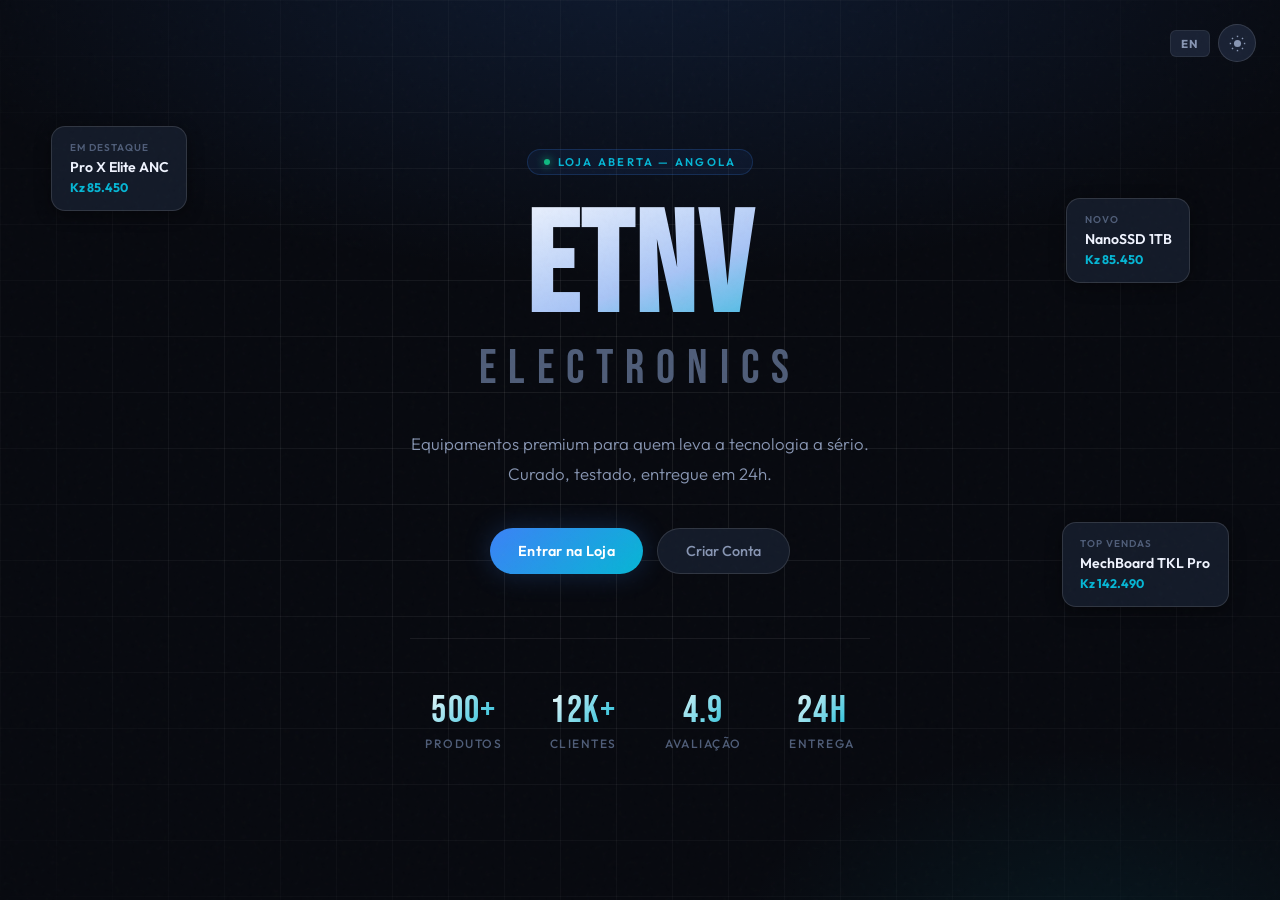
<file: frontend/html/index.html>
<!DOCTYPE html>
<html lang="pt" data-theme="dark">
<head>
    <meta charset="UTF-8">
    <meta name="viewport" content="width=device-width, initial-scale=1.0">
    <title>ETNV - Electronics</title>
    <link href="https://fonts.googleapis.com/css2?family=Bebas+Neue&family=Outfit:wght@300;400;700&display=swap" rel="stylesheet">
    <link rel="stylesheet" href="../css/style.css">
    <script>document.documentElement.setAttribute('data-theme', localStorage.getItem('etnv-theme') || 'dark');</script>
</head>
<body>
<div id="landing" class="screen active">
  <div class="landing-topbar">
    <button class="lang-btn" onclick="toggleLang()">EN</button>
    <button class="theme-toggle" onclick="toggleTheme()" title="Alternar tema">
      <svg id="theme-icon-landing" viewBox="0 0 24 24"><path d="M21 12.79A9 9 0 1 1 11.21 3 7 7 0 0 0 21 12.79z"/></svg>
    </button>
  </div>
  <div class="landing-grid"></div>
  <div class="floating-cards">
    <div class="float-card"><div class="fc-label">Em destaque</div><div class="fc-name">Pro X Elite ANC</div><div class="fc-price">Kz 85.450</div></div>
    <div class="float-card"><div class="fc-label">Top vendas</div><div class="fc-name">MechBoard TKL Pro</div><div class="fc-price">Kz 142.490</div></div>
    <div class="float-card"><div class="fc-label">Novo</div><div class="fc-name">NanoSSD 1TB</div><div class="fc-price">Kz 85.450</div></div>
  </div>
  <div class="landing-content">
    <div class="brand-badge"><span class="brand-badge-dot"></span><span data-i18n="landing_badge">Loja Aberta — Angola</span></div>
    <h1 class="landing-title">ETNV</h1>
    <div class="landing-title-sub">ELECTRONICS</div>
    <p class="landing-sub" data-i18n="landing_sub">Equipamentos premium para quem leva a tecnologia a sério. Curado, testado, entregue em 24h.</p>
    <div class="landing-btns">
      <button class="btn-primary" onclick="window.location.href='login.html'"><span data-i18n="btn_enter">Entrar na Loja</span></button>
      <button class="btn-ghost" onclick="window.location.href='login.html'"><span data-i18n="btn_create">Criar Conta</span></button>
    </div>
    <div class="landing-stats">
      <div class="stat"><div class="stat-num">500+</div><div class="stat-label" data-i18n="stat_products">Produtos</div></div>
      <div class="stat"><div class="stat-num">12K+</div><div class="stat-label" data-i18n="stat_clients">Clientes</div></div>
      <div class="stat"><div class="stat-num">4.9</div><div class="stat-label" data-i18n="stat_rating">Avaliação</div></div>
      <div class="stat"><div class="stat-num">24h</div><div class="stat-label" data-i18n="stat_delivery">Entrega</div></div>
    </div>
  </div>
</div>
<script src="../js/i18n.js"></script>
<script src="../js/api.js"></script>
<script src="../js/script.js"></script>
</body>
</html>
</file>
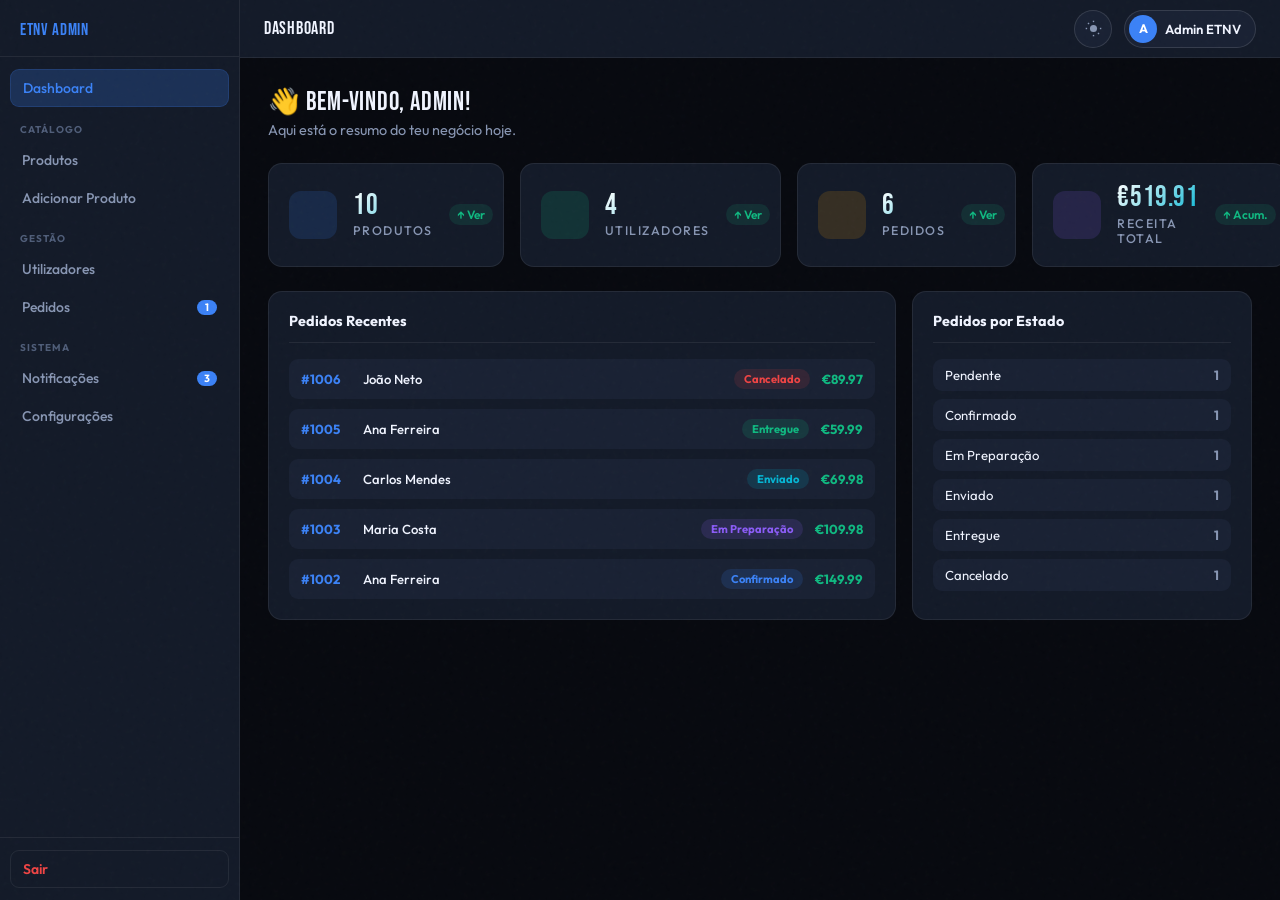
<file: frontend/html/admin.html>
<!DOCTYPE html>
<html lang="pt" data-theme="dark">
<head>
  <meta charset="UTF-8">
  <title>ETNV — Painel Admin</title>
  <script>document.documentElement.setAttribute('data-theme', localStorage.getItem('etnv-theme') || 'dark');</script>
  <link rel="stylesheet" href="../css/style.css">
  <link rel="stylesheet" href="../css/admin.css">
  <link rel="preconnect" href="https://fonts.googleapis.com">
  <link href="https://fonts.googleapis.com/css2?family=Bebas+Neue&family=Outfit:wght@300;400;500;600;700&display=swap" rel="stylesheet">
</head>
<body class="admin-body">

<!-- SIDEBAR -->
<aside class="admin-sidebar" id="admin-sidebar">
  <div class="sidebar-logo">
    <span class="sidebar-logo-text">ETNV ADMIN</span>
  </div>

  <nav class="sidebar-nav">
    <button class="sidebar-item active" onclick="adminNav('dashboard', this)">
      <span class="sidebar-label">Dashboard</span>
    </button>
    <div class="sidebar-section-title">CATÁLOGO</div>
    <button class="sidebar-item" onclick="adminNav('produtos', this)">
      <span class="sidebar-label">Produtos</span>
    </button>
    <button class="sidebar-item" onclick="adminNav('add-produto', this)">
      <span class="sidebar-label">Adicionar Produto</span>
    </button>
    <div class="sidebar-section-title">GESTÃO</div>
    <button class="sidebar-item" onclick="adminNav('utilizadores', this)">
      <span class="sidebar-label">Utilizadores</span>
    </button>
    <button class="sidebar-item" onclick="adminNav('pedidos', this)">
      <span class="sidebar-label">Pedidos</span>
      <span class="sidebar-badge" id="badge-pedidos">0</span>
    </button>
    <div class="sidebar-section-title">SISTEMA</div>
    <button class="sidebar-item" onclick="adminNav('notificacoes', this)">
      <span class="sidebar-label">Notificações</span>
      <span class="sidebar-badge admin-notif-badge" id="badge-notifs" style="display:none">0</span>
    </button>
    <button class="sidebar-item" onclick="adminNav('config', this)">
      <span class="sidebar-label">Configurações</span>
    </button>
  </nav>

  <div class="sidebar-footer">
    <button class="sidebar-logout" onclick="adminLogout()">
      <span>Sair</span>
    </button>
  </div>
</aside>

<!-- TOPBAR -->
<header class="admin-topbar">
  <button class="sidebar-toggle" onclick="toggleSidebar()">
    <svg viewBox="0 0 24 24" fill="none" stroke="currentColor" stroke-width="2"><line x1="3" y1="12" x2="21" y2="12"/><line x1="3" y1="6" x2="21" y2="6"/><line x1="3" y1="18" x2="21" y2="18"/></svg>
  </button>
  <div class="topbar-title" id="topbar-title">Dashboard</div>
  <div class="topbar-right">
    <button class="theme-toggle" onclick="toggleTheme()" title="Alternar tema">
      <svg id="theme-icon-admin" viewBox="0 0 24 24"><path d="M21 12.79A9 9 0 1 1 11.21 3 7 7 0 0 0 21 12.79z"/></svg>
    </button>
    <div class="admin-user-chip">
      <div class="admin-user-avatar" id="admin-avatar-chip">A</div>
      <span id="admin-name-chip">Admin</span>
    </div>
  </div>
</header>

<!-- MAIN CONTENT -->
<main class="admin-main">

  <!-- ══════════════════════════════════
       DASHBOARD
  ══════════════════════════════════ -->
  <section class="admin-section active" id="section-dashboard">
    <div class="admin-page-header">
      <div>
        <div class="admin-greeting" id="admin-greeting">Bem-vindo, Admin</div>
        <div class="admin-subgreeting">Aqui está o resumo do teu negócio hoje.</div>
      </div>
    </div>

    <div class="stats-grid">
      <div class="stat-card" onclick="adminNav('produtos', document.querySelector('[onclick*=produtos]'))">
        <div class="stat-icon" style="background:rgba(59,130,246,0.15);color:#3b82f6"></div>
        <div class="stat-body">
          <div class="stat-num" id="stat-produtos">—</div>
          <div class="stat-label">Produtos</div>
        </div>
        <div class="stat-trend up">↑ Ver</div>
      </div>
      <div class="stat-card" onclick="adminNav('utilizadores', document.querySelector('[onclick*=utilizadores]'))">
        <div class="stat-icon" style="background:rgba(16,185,129,0.15);color:#10b981"></div>
        <div class="stat-body">
          <div class="stat-num" id="stat-users">—</div>
          <div class="stat-label">Utilizadores</div>
        </div>
        <div class="stat-trend up">↑ Ver</div>
      </div>
      <div class="stat-card" onclick="adminNav('pedidos', document.querySelector('[onclick*=pedidos]'))">
        <div class="stat-icon" style="background:rgba(245,158,11,0.15);color:#f59e0b"></div>
        <div class="stat-body">
          <div class="stat-num" id="stat-pedidos">—</div>
          <div class="stat-label">Pedidos</div>
        </div>
        <div class="stat-trend up">↑ Ver</div>
      </div>
      <div class="stat-card">
        <div class="stat-icon" style="background:rgba(139,92,246,0.15);color:#8b5cf6"></div>
        <div class="stat-body">
          <div class="stat-num" id="stat-receita">—</div>
          <div class="stat-label">Receita Total</div>
        </div>
        <div class="stat-trend up">↑ Acum.</div>
      </div>
    </div>

    <div class="dash-bottom-grid">
      <div class="admin-card">
        <div class="admin-card-title">Pedidos Recentes</div>
        <div id="dash-recent-orders" class="dash-orders-list">
          <div class="admin-empty">A carregar...</div>
        </div>
      </div>
      <div class="admin-card">
        <div class="admin-card-title">Pedidos por Estado</div>
        <div id="dash-estados" class="dash-estados-list"></div>
      </div>
    </div>
  </section>

  <!-- ══════════════════════════════════
       PRODUTOS
  ══════════════════════════════════ -->
  <section class="admin-section" id="section-produtos">
    <div class="admin-page-header">
      <div class="admin-page-title">Gestão de Produtos</div>
      <button class="btn-primary" onclick="adminNav('add-produto', document.querySelector('[onclick*=add-produto]'))">+ Adicionar Produto</button>
    </div>
    <div class="admin-card">
      <div class="table-search-bar">
        <input type="text" class="admin-search" placeholder="Pesquisar produtos..." id="search-produtos" oninput="filterProdutos()">
      </div>
      <div class="admin-table-wrap">
        <table class="admin-table" id="tabela-produtos">
          <thead>
            <tr>
              <th>Imagem</th>
              <th>Nome</th>
              <th>Categoria</th>
              <th>Preço</th>
              <th>Stock</th>
              <th>Ações</th>
            </tr>
          </thead>
          <tbody id="tbody-produtos">
            <tr><td colspan="6" class="admin-empty">A carregar...</td></tr>
          </tbody>
        </table>
      </div>
    </div>
  </section>

  <!-- ══════════════════════════════════
       ADICIONAR / EDITAR PRODUTO
  ══════════════════════════════════ -->
  <section class="admin-section" id="section-add-produto">
    <div class="admin-page-header">
      <div class="admin-page-title" id="add-prod-title">Adicionar Produto</div>
    </div>
    <div class="admin-card" style="max-width:680px">
      <input type="hidden" id="edit-prod-id">
      <div class="form-grid">
        <div class="field" id="pnome-field">
          <label>Nome do Produto</label>
          <input type="text" id="p-nome" placeholder="Ex: Pro X Elite ANC">
          <div class="field-error" id="pnome-error"></div>
        </div>
        <div class="field" id="ppreco-field">
          <label>Preço (€)</label>
          <input type="number" id="p-preco" placeholder="0.00" step="0.01" min="0">
          <div class="field-error" id="ppreco-error"></div>
        </div>
        <div class="field" style="grid-column:1/-1" id="pdesc-field">
          <label>Descrição</label>
          <textarea id="p-desc" rows="3" placeholder="Descrição detalhada do produto..."></textarea>
          <div class="field-error" id="pdesc-error"></div>
        </div>
        <div class="field" id="pcat-field">
          <label>Categoria</label>
          <select id="p-cat">
            <option value="">— Selecionar —</option>
            <option value="audio">Audio</option>
            <option value="teclado">Teclados</option>
            <option value="mouse">Mouses</option>
            <option value="carregador">Carregadores</option>
            <option value="storage">Storage</option>
            <option value="cabo">Cabos</option>
            <option value="gadget">Gadgets</option>
          </select>
          <div class="field-error" id="pcat-error"></div>
        </div>
        <div class="field" id="pstock-field">
          <label>Stock</label>
          <input type="number" id="p-stock" placeholder="0" min="0">
          <div class="field-error" id="pstock-error"></div>
        </div>
        <div class="field" style="grid-column:1/-1">
          <label>URL da Imagem</label>
          <input type="url" id="p-img" placeholder="https://...">
        </div>
        <div class="field" style="grid-column:1/-1">
          <div id="img-preview-wrap" style="display:none">
            <img id="img-preview" style="max-height:140px;border-radius:10px;border:1px solid var(--border2);object-fit:cover;margin-top:8px;">
          </div>
        </div>
      </div>
      <div class="form-actions">
        <button class="btn-primary" onclick="saveProduto()" id="btn-save-prod">Guardar Produto</button>
        <button class="btn-ghost" onclick="adminNav('produtos', document.querySelector('[onclick*=\"produtos\"]'))">Cancelar</button>
      </div>
    </div>
  </section>

  <!-- ══════════════════════════════════
       UTILIZADORES
  ══════════════════════════════════ -->
  <section class="admin-section" id="section-utilizadores">
    <div class="admin-page-header">
      <div class="admin-page-title">Gestão de Utilizadores</div>
    </div>
    <div class="admin-card">
      <div class="table-search-bar">
        <input type="text" class="admin-search" placeholder="Pesquisar utilizadores..." id="search-users" oninput="filterUsers()">
      </div>
      <div class="admin-table-wrap">
        <table class="admin-table">
          <thead>
            <tr>
              <th>Nome</th>
              <th>Email</th>
              <th>Data Registo</th>
              <th>Estado</th>
              <th>Tipo</th>
              <th>Ações</th>
            </tr>
          </thead>
          <tbody id="tbody-users">
            <tr><td colspan="6" class="admin-empty">A carregar...</td></tr>
          </tbody>
        </table>
      </div>
    </div>
  </section>

  <!-- ══════════════════════════════════
       PEDIDOS
  ══════════════════════════════════ -->
  <section class="admin-section" id="section-pedidos">
    <div class="admin-page-header">
      <div class="admin-page-title">Gestão de Pedidos</div>
    </div>

    <!-- Filtros de estado -->
    <div class="estado-filters" id="estado-filters">
      <button class="estado-chip active" onclick="filterPedidosByEstado('all',this)">Todos</button>
      <button class="estado-chip" onclick="filterPedidosByEstado('pendente',this)">Pendente</button>
      <button class="estado-chip" onclick="filterPedidosByEstado('confirmado',this)">Confirmado</button>
      <button class="estado-chip" onclick="filterPedidosByEstado('preparacao',this)">Em Preparação</button>
      <button class="estado-chip" onclick="filterPedidosByEstado('enviado',this)">Enviado</button>
      <button class="estado-chip" onclick="filterPedidosByEstado('entregue',this)">Entregue</button>
      <button class="estado-chip" onclick="filterPedidosByEstado('cancelado',this)">Cancelado</button>
    </div>

    <div class="admin-card" style="margin-top:1rem">
      <div class="admin-table-wrap">
        <table class="admin-table">
          <thead>
            <tr>
              <th>ID</th>
              <th>Cliente</th>
              <th>Produtos</th>
              <th>Total</th>
              <th>Data</th>
              <th>Estado</th>
              <th>Ações</th>
            </tr>
          </thead>
          <tbody id="tbody-pedidos">
            <tr><td colspan="7" class="admin-empty">A carregar...</td></tr>
          </tbody>
        </table>
      </div>
    </div>
  </section>

  <!-- ══════════════════════════════════
       NOTIFICAÇÕES ADMIN
  ══════════════════════════════════ -->
  <section class="admin-section" id="section-notificacoes">
    <div class="admin-page-header">
      <div class="admin-page-title">Notificações do Sistema</div>
      <button class="btn-ghost" onclick="markAllNotifsRead()">Marcar todas como lidas</button>
    </div>
    <div id="admin-notifs-list" class="notifs-list">
      <div class="admin-empty">Sem notificações.</div>
    </div>
  </section>

  <!-- ══════════════════════════════════
       CONFIGURAÇÕES
  ══════════════════════════════════ -->
  <section class="admin-section" id="section-config">
    <div class="admin-page-header">
      <div class="admin-page-title">Configurações</div>
    </div>
    <div class="admin-card" style="max-width:540px">
      <div class="section-subtitle">Tema da Interface</div>
      <div class="config-row">
        <span>Modo escuro / claro</span>
        <button class="btn-ghost" onclick="toggleTheme()">Alternar Tema</button>
      </div>
      <div class="section-subtitle" style="margin-top:1.5rem">Conta Admin</div>
      <div class="config-row">
        <span id="config-admin-name">—</span>
        <button class="btn-ghost" style="color:var(--red)" onclick="adminLogout()">Sair</button>
      </div>
    </div>
  </section>

</main>

<!-- MODAL: Detalhes do Pedido -->
<div class="modal-overlay" id="modal-pedido" onclick="closeModal('modal-pedido')">
  <div class="modal-box" onclick="event.stopPropagation()">
    <div class="modal-header">
      <div class="modal-title" id="modal-pedido-title">Pedido #0</div>
      <button class="modal-close" onclick="closeModal('modal-pedido')" title="Fechar">×</button>
    </div>
    <div id="modal-pedido-body"></div>
    <div class="modal-actions" id="modal-pedido-actions"></div>
  </div>
</div>

<!-- MODAL: Confirmar exclusão -->
<div class="modal-overlay" id="modal-confirm" onclick="closeModal('modal-confirm')">
  <div class="modal-box small" onclick="event.stopPropagation()">
    <div class="modal-header">
      <div class="modal-title" id="modal-confirm-title">Confirmar</div>
      <button class="modal-close" onclick="closeModal('modal-confirm')" title="Fechar">×</button>
    </div>
    <p id="modal-confirm-msg" style="color:var(--text2);margin-bottom:1.5rem;line-height:1.6"></p>
    <div style="display:flex;gap:12px">
      <button class="btn-danger" id="modal-confirm-ok">Confirmar</button>
      <button class="btn-ghost" onclick="closeModal('modal-confirm')">Cancelar</button>
    </div>
  </div>
</div>

<!-- TOAST -->
<div id="admin-toast" class="admin-toast"></div>

<script src="../js/i18n.js"></script>
<script src="../js/api.js"></script>
<script src="../js/admin.js"></script>
</body>
</html>
</file>
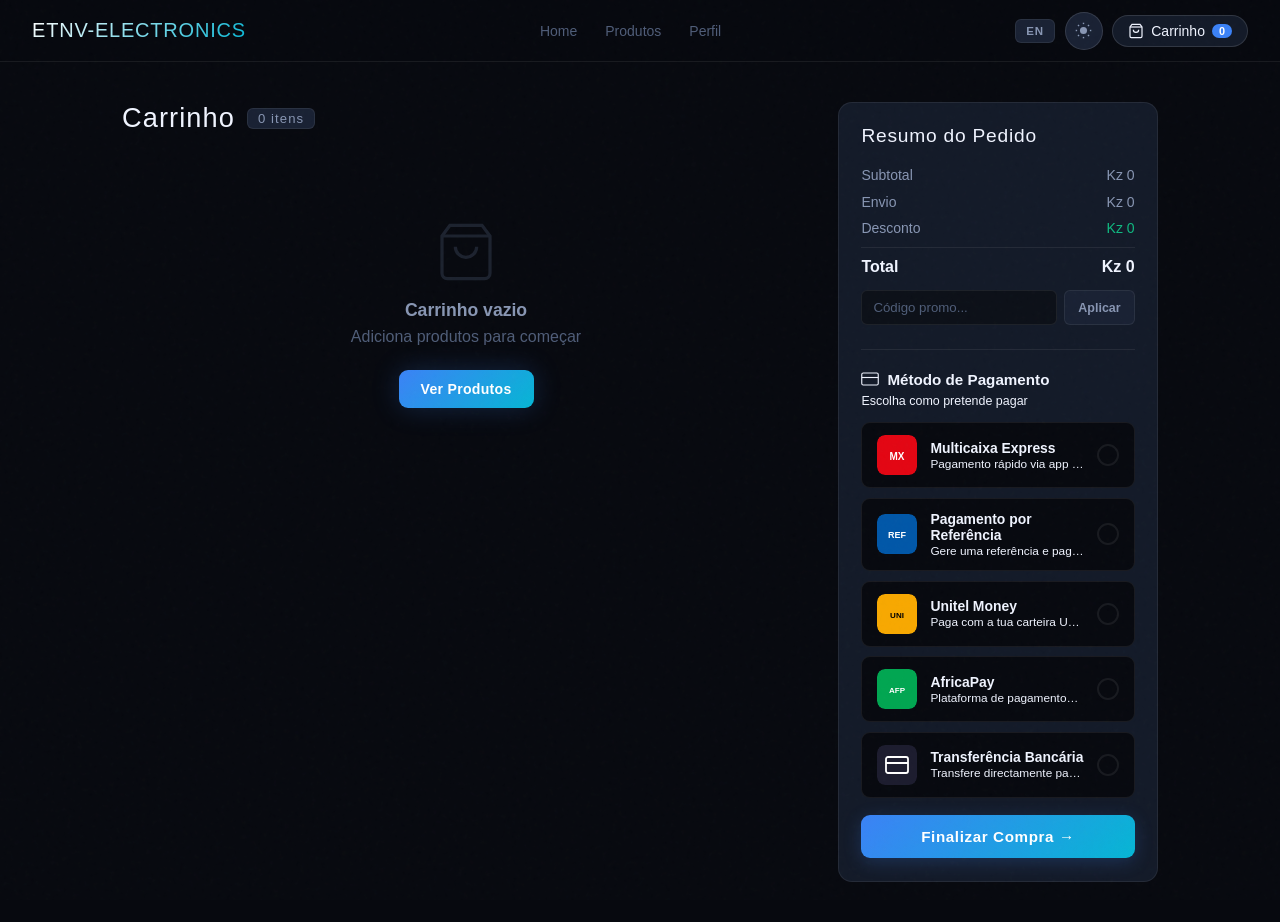
<file: frontend/html/carrinho.html>
<!DOCTYPE html>
<html lang="pt" data-theme="dark">
<head>
  <meta charset="UTF-8">
  <title>ETNV - Carrinho</title>
  <link rel="stylesheet" href="../css/style.css">
  <script>document.documentElement.setAttribute('data-theme', localStorage.getItem('etnv-theme') || 'dark');</script>
</head>
<body>

<!-- NAVBAR -->
<nav class="navbar">
  <div class="nav-logo" onclick="window.location.href='home.html'">ETNV-ELECTRONICS</div>
  <div class="nav-links">
    <button class="nav-link" onclick="window.location.href='home.html'" data-i18n="nav_home">Home</button>
    <button class="nav-link" onclick="window.location.href='home.html?view=products'" data-i18n="nav_products">Produtos</button>
    <button class="nav-link" onclick="window.location.href='perfil.html'" data-i18n="nav_profile">Perfil</button>
  </div>
  <div class="nav-right">
    <button class="lang-btn" onclick="toggleLang()">EN</button>
    <button class="theme-toggle" onclick="toggleTheme()" title="Alternar tema">
      <svg id="theme-icon-main" viewBox="0 0 24 24"><path d="M21 12.79A9 9 0 1 1 11.21 3 7 7 0 0 0 21 12.79z"/></svg>
    </button>
    <button class="cart-btn" onclick="window.location.href='carrinho.html'">
      <svg class="cart-icon" viewBox="0 0 24 24"><path d="M6 2L3 6v14a2 2 0 002 2h14a2 2 0 002-2V6l-3-4z"/><line x1="3" y1="6" x2="21" y2="6"/><path d="M16 10a4 4 0 01-8 0"/></svg>
      <span data-i18n="nav_cart">Carrinho</span>
      <span class="cart-badge" id="cart-count">0</span>
    </button>
  </div>
</nav>

<!-- CART VIEW -->
<div id="view-cart" style="display:flex;flex:1;">
  <div class="cart-layout">
    <div>
      <div class="cart-header">
        <span data-i18n="cart_title">Carrinho</span>
        <span class="cart-count-badge" id="cart-header-count">0 itens</span>
      </div>
      <div id="cart-items-list"></div>
    </div>
    <div>
      <div class="cart-summary">
        <div class="summary-title" data-i18n="order_summary">Resumo do Pedido</div>
        <div class="summary-row"><span data-i18n="subtotal">Subtotal</span><span id="sum-sub">Kz 0</span></div>
        <div class="summary-row"><span data-i18n="shipping">Envio</span><span id="sum-ship">Kz 0</span></div>
        <div class="summary-row"><span data-i18n="discount">Desconto</span><span id="sum-disc" style="color:var(--green)">Kz 0</span></div>
        <div class="summary-row total"><span data-i18n="total">Total</span><span id="sum-total">Kz 0</span></div>
        <div class="promo-input">
          <input type="text" data-i18n-attr="placeholder" data-i18n="promo_placeholder" placeholder="Código promo..." id="promo-code"/>
          <button class="promo-btn" onclick="applyPromo()" data-i18n="btn_apply">Aplicar</button>
        </div>

        <!-- PAYMENT METHODS -->
        <div class="payment-section">
          <div class="payment-title">
            <svg viewBox="0 0 24 24" fill="none" stroke="currentColor" stroke-width="1.5" style="width:18px;height:18px"><rect x="1" y="4" width="22" height="16" rx="2"/><line x1="1" y1="10" x2="23" y2="10"/></svg>
            <span data-i18n="payment_method_title">Método de Pagamento</span>
          </div>
          <p class="payment-sub" data-i18n="payment_method_sub">Escolha como pretende pagar</p>
          <div class="payment-methods" id="payment-methods-list"></div>
        </div>

        <button class="checkout-btn" onclick="checkout()" data-i18n="btn_checkout">Finalizar Compra →</button>
      </div>
    </div>
  </div>
</div>

<!-- PRODUCT DETAIL MODAL (shared) -->
<div id="product-modal" class="product-modal-overlay" onclick="closeProductModal(event)" style="display:none;">
  <div class="product-modal" onclick="event.stopPropagation()">
    <button class="modal-close-btn" onclick="closeProductModal()">
      <svg viewBox="0 0 24 24" fill="none" stroke="currentColor" stroke-width="2"><line x1="18" y1="6" x2="6" y2="18"/><line x1="6" y1="6" x2="18" y2="18"/></svg>
    </button>
    <div class="modal-inner" id="modal-inner-content"></div>
  </div>
</div>

<script src="../js/i18n.js"></script>
<script src="../js/api.js"></script>
<script src="../js/script.js"></script>
<script>
  document.addEventListener('DOMContentLoaded', function() {
    renderCart();
    updateCartBadge();
    renderPaymentMethods();
  });
</script>
</body>
</html>
</file>
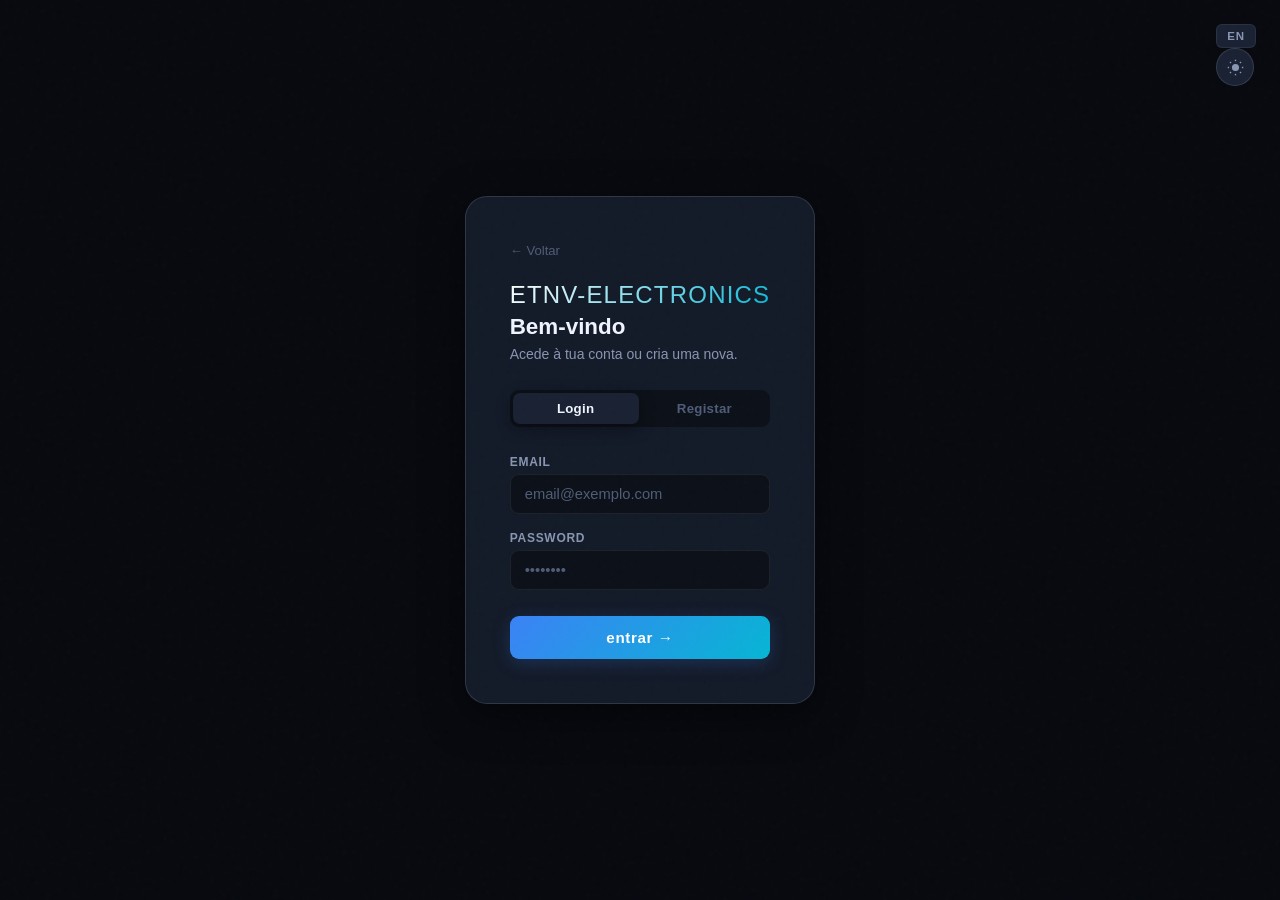
<file: frontend/html/login.html>
<!DOCTYPE html>
<html lang="pt" data-theme="dark">
<head>
    <meta charset="UTF-8">
    <title>ETNV - Login</title>
    <link rel="stylesheet" href="../css/style.css">
    <script>document.documentElement.setAttribute('data-theme', localStorage.getItem('etnv-theme') || 'dark');</script>
</head>
<body style="display: flex; align-items: center; justify-content: center; height: 100vh;">

<section id="auth-screen" class="screen active">
  <div class="auth-topbar">
    <button class="lang-btn" onclick="toggleLang()">EN</button>
    <button class="theme-toggle" onclick="toggleTheme()" title="Alternar tema">
      <svg id="theme-icon-auth" viewBox="0 0 24 24"><path d="M21 12.79A9 9 0 1 1 11.21 3 7 7 0 0 0 21 12.79z"/></svg>
    </button>
  </div>

  <div style="flex:1;display:flex;align-items:center;justify-content:center;padding:2rem;">
    <div class="auth-card">
      <button class="auth-back" onclick="window.location.href='index.html'">
        <span data-i18n="btn_back">← Voltar</span>
      </button>
      <div class="auth-logo">ETNV-ELECTRONICS</div>
      <h2 class="auth-title" data-i18n="auth_welcome">Bem-vindo</h2>
      <p class="auth-sub" data-i18n="auth_sub">Acede à tua conta ou cria uma nova.</p>

      <div class="auth-tabs">
        <button class="auth-tab active" onclick="switchTab('login',this)" data-i18n="tab_login">Login</button>
        <button class="auth-tab" onclick="switchTab('register',this)" data-i18n="tab_register">Registar</button>
      </div>

      <!-- LOGIN -->
      <div id="login-form">
        <div class="field" id="login-email-field">
          <label data-i18n="label_email">Email</label>
          <input type="email" data-i18n-attr="placeholder" data-i18n="placeholder_email" placeholder="email@exemplo.com" id="login-email">
          <div class="field-error" id="login-email-error"></div>
        </div>
        <div class="field" id="login-pass-field">
          <label data-i18n="label_password">Password</label>
          <input type="password" data-i18n-attr="placeholder" data-i18n="placeholder_password" placeholder="••••••••" id="login-pass">
          <div class="field-error" id="login-pass-error"></div>
        </div>
        <button class="auth-btn" onclick="doLogin()"><span data-i18n="btn_login">entrar →</span></button>
      </div>

      <!-- REGISTER -->
      <div id="register-form" style="display:none;">
        <div class="field" id="reg-name-field">
          <label data-i18n="label_fullname">Nome Completo</label>
          <input type="text" data-i18n-attr="placeholder" data-i18n="placeholder_name" placeholder="O teu nome" id="reg-name">
          <div class="field-error" id="reg-name-error"></div>
        </div>
        <div class="field" id="reg-email-field">
          <label data-i18n="label_email">Email</label>
          <input type="email" data-i18n-attr="placeholder" data-i18n="placeholder_email" placeholder="email@exemplo.com" id="reg-email">
          <div class="field-error" id="reg-email-error"></div>
        </div>
        <div class="field" id="reg-pass-field">
          <label data-i18n="label_password">Password</label>
          <input type="password" data-i18n-attr="placeholder" data-i18n="placeholder_password_min" placeholder="Mínimo 6 caracteres" id="reg-pass">
          <div class="field-error" id="reg-pass-error"></div>
        </div>
        <button class="auth-btn" onclick="doRegister()"><span data-i18n="btn_register">Criar Conta →</span></button>
      </div>
    </div>
  </div>
</section>

<script src="../js/i18n.js"></script>
<script src="../js/api.js"></script>
<script src="../js/script.js"></script>
</body>
</html>
</file>
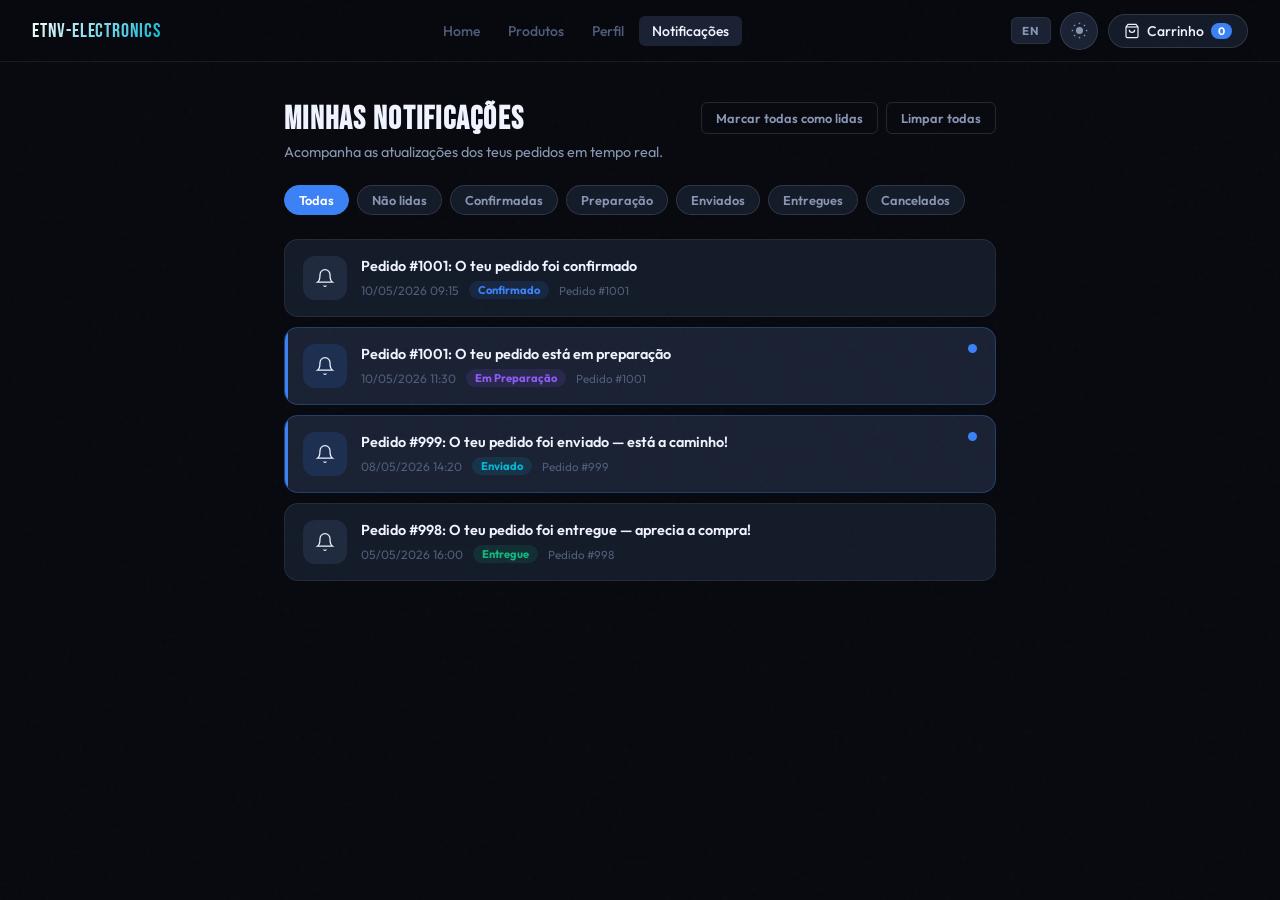
<file: frontend/html/notificacoes.html>
<!DOCTYPE html>
<html lang="pt" data-theme="dark">
<head>
  <meta charset="UTF-8">
  <title>ETNV - Minhas Notificações</title>
  <script>document.documentElement.setAttribute('data-theme', localStorage.getItem('etnv-theme') || 'dark');</script>
  <link rel="stylesheet" href="../css/style.css">
  <link rel="stylesheet" href="../css/notificacoes.css">
  <link href="https://fonts.googleapis.com/css2?family=Bebas+Neue&family=Outfit:wght@300;400;500;600;700&display=swap" rel="stylesheet">
</head>
<body>

  <!-- NAVBAR -->
  <nav class="navbar">
    <div class="nav-logo" onclick="window.location.href='home.html'">ETNV-ELECTRONICS</div>
    <div class="nav-links">
      <button class="nav-link" onclick="window.location.href='home.html'">Home</button>
      <button class="nav-link" onclick="window.location.href='home.html?view=products'">Produtos</button>
      <button class="nav-link" onclick="window.location.href='perfil.html'">Perfil</button>
      <button class="nav-link active"> Notificações</button>
    </div>
    <div class="nav-right">
      <button class="lang-btn" onclick="toggleLang()">EN</button>
      <button class="theme-toggle" onclick="toggleTheme()" title="Alternar tema">
        <svg id="theme-icon-main" viewBox="0 0 24 24"><path d="M21 12.79A9 9 0 1 1 11.21 3 7 7 0 0 0 21 12.79z"/></svg>
      </button>
      <button class="cart-btn" onclick="window.location.href='carrinho.html'">
        <svg class="cart-icon" viewBox="0 0 24 24"><path d="M6 2L3 6v14a2 2 0 002 2h14a2 2 0 002-2V6l-3-4z"/><line x1="3" y1="6" x2="21" y2="6"/><path d="M16 10a4 4 0 01-8 0"/></svg>
        Carrinho
        <span class="cart-badge" id="cart-count">0</span>
      </button>
    </div>
  </nav>

  <!-- CONTENT -->
  <div class="notif-page">
    <div class="notif-page-header">
      <div>
        <h1 class="notif-page-title">Minhas Notificações</h1>
        <p class="notif-page-sub">Acompanha as atualizações dos teus pedidos em tempo real.</p>
      </div>
      <div class="notif-header-actions">
        <button class="btn-ghost-sm" onclick="markAllRead()">Marcar todas como lidas</button>
        <button class="btn-ghost-sm danger" onclick="clearAllNotifs()">Limpar todas</button>
      </div>
    </div>

    <!-- FILTROS -->
    <div class="notif-filters">
      <button class="notif-chip active" onclick="filterNotifs('all', this)">Todas</button>
      <button class="notif-chip" onclick="filterNotifs('unread', this)">Não lidas</button>
      <button class="notif-chip" onclick="filterNotifs('confirmado', this)">Confirmadas</button>
      <button class="notif-chip" onclick="filterNotifs('preparacao', this)">Preparação</button>
      <button class="notif-chip" onclick="filterNotifs('enviado', this)">Enviados</button>
      <button class="notif-chip" onclick="filterNotifs('entregue', this)">Entregues</button>
      <button class="notif-chip" onclick="filterNotifs('cancelado', this)">Cancelados</button>
    </div>

    <!-- LISTA -->
    <div id="notifs-container" class="notifs-container">
      <div class="notif-empty-state" id="notif-empty">
        <div class="notif-empty-icon"><svg viewBox="0 0 24 24" style="width:48px;height:48px;stroke:currentColor;stroke-width:1.5;fill:none"><path d="M18 8A6 6 0 0 0 6 8c0 7-3 9-3 9h18s-3-2-3-9"/><path d="M13.73 21a2 2 0 0 1-3.46 0"/></svg></div>
        <div class="notif-empty-title">Sem notificações</div>
        <div class="notif-empty-sub">Quando os teus pedidos forem atualizados, verás as notificações aqui.</div>
        <button class="btn-primary-sm" onclick="window.location.href='home.html'">Ver Produtos</button>
      </div>
    </div>
  </div>

  <script src="../js/i18n.js"></script>
  <script src="../js/api.js"></script>
  <script src="../js/script.js"></script>
  <script src="../js/notificacoes.js"></script>
</body>
</html>
</file>
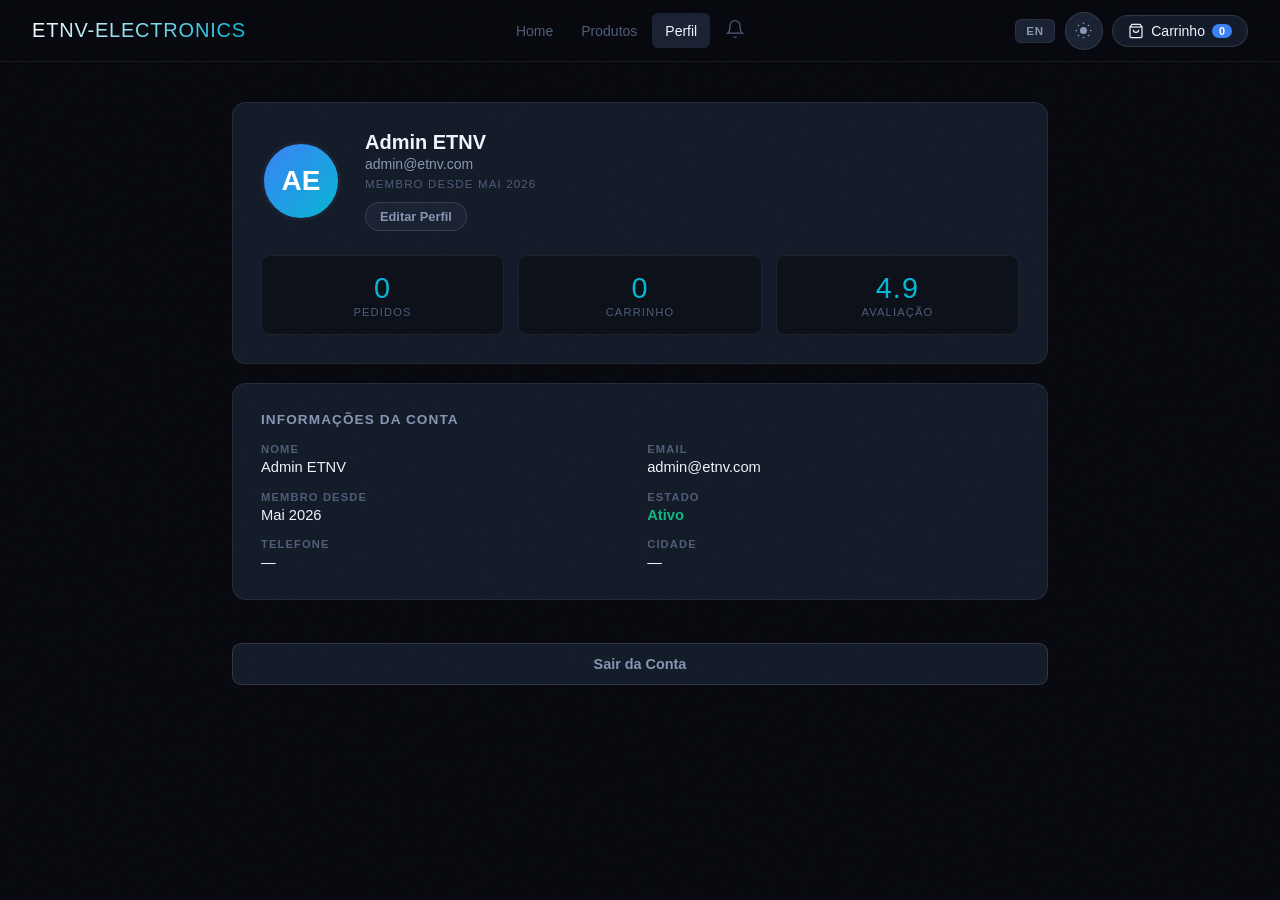
<file: frontend/html/perfil.html>
<!DOCTYPE html>
<html lang="pt">
<head>
  <meta charset="UTF-8">
  <title>ETNV - Perfil</title>
  <script>document.documentElement.setAttribute('data-theme', localStorage.getItem('etnv-theme') || 'dark');</script>
  <link rel="stylesheet" href="../css/style.css">
</head>
<body>

  <!-- NAVBAR -->
  <nav class="navbar">
    <div class="nav-logo" onclick="window.location.href='home.html'">ETNV-ELECTRONICS</div>
    <div class="nav-links">
      <button class="nav-link" onclick="window.location.href='home.html'" data-i18n="nav_home">Home</button>
      <button class="nav-link" onclick="window.location.href='home.html?view=products'" data-i18n="nav_products">Produtos</button>
      <button class="nav-link active" onclick="window.location.href='perfil.html'" data-i18n="nav_profile">Perfil</button>
     <button class="nav-link nav-notif-btn" onclick="window.location.href='notificacoes.html'" title="Minhas Notificações">
        <svg class="nav-notif-icon" viewBox="0 0 24 24" style="width:20px;height:20px;stroke:currentColor;stroke-width:1.5;fill:none"><path d="M18 8A6 6 0 0 0 6 8c0 7-3 9-3 9h18s-3-2-3-9"/><path d="M13.73 21a2 2 0 0 1-3.46 0"/></svg>
        <span class="nav-notif-count" id="nav-notif-badge" style="display:none">0</span>
      </button>
    </div>
    <div class="nav-right">
      <button class="lang-btn" onclick="toggleLang()">EN</button>
      <button class="theme-toggle" onclick="toggleTheme()" title="Alternar tema">
        <svg id="theme-icon-main" viewBox="0 0 24 24"><path d="M21 12.79A9 9 0 1 1 11.21 3 7 7 0 0 0 21 12.79z"/></svg>
      </button>
      <button class="cart-btn" onclick="window.location.href='carrinho.html'">
        <svg class="cart-icon" viewBox="0 0 24 24"><path d="M6 2L3 6v14a2 2 0 002 2h14a2 2 0 002-2V6l-3-4z"/><line x1="3" y1="6" x2="21" y2="6"/><path d="M16 10a4 4 0 01-8 0"/></svg>
        <span data-i18n="nav_cart">Carrinho</span>
        <span class="cart-badge" id="cart-count">0</span>
      </button>
    </div>
  </nav>

  <div class="profile-layout">

    <!-- PERFIL CARD -->
    <div class="profile-card">
      <div class="profile-header">
        <div class="profile-avatar-wrap" onclick="triggerAvatarUpload()">
          <div class="profile-avatar" id="profile-av">U</div>
          <div class="profile-avatar-overlay">
            <svg viewBox="0 0 24 24"><path d="M23 19a2 2 0 01-2 2H3a2 2 0 01-2-2V8a2 2 0 012-2h4l2-3h6l2 3h4a2 2 0 012 2z"/><circle cx="12" cy="13" r="4"/></svg>
          </div>
          <input type="file" id="avatar-file-input" accept="image/*" style="display:none;" onchange="handleAvatarUpload(event)">
        </div>
        <div class="profile-info-col">
          <div class="profile-name" id="profile-name-disp">Utilizador</div>
          <div class="profile-email" id="profile-email-disp">utilizador@email.com</div>
          <div class="profile-member"><span data-i18n="profile_member">Membro desde</span> <span id="profile-member-date">Mai 2026</span></div>
          <div class="profile-actions">
            <button class="btn-edit" onclick="toggleEditPanel()" data-i18n="btn_edit">Editar Perfil</button>
          </div>
        </div>
      </div>

      <!-- STATS -->
      <div class="profile-stats">
        <div class="ps-item"><div class="ps-num" id="ps-orders">0</div><div class="ps-label" data-i18n="ps_orders">Pedidos</div></div>
        <div class="ps-item"><div class="ps-num" id="ps-cart">0</div><div class="ps-label" data-i18n="ps_cart">Carrinho</div></div>
        <div class="ps-item"><div class="ps-num">4.9</div><div class="ps-label" data-i18n="ps_rating">Avaliação</div></div>
      </div>
    </div>

    <!-- EDITAR PERFIL -->
    <div class="profile-edit-panel" id="profile-edit-panel">
      <div class="section-subtitle" data-i18n="edit_title">Editar Informações</div>
      <div class="profile-edit-grid">
        <div class="field" id="edit-name-field">
          <label data-i18n="label_name">Nome</label>
          <input type="text" id="edit-name" placeholder="O teu nome">
          <div class="field-error" id="edit-name-error"></div>
        </div>
        <div class="field" id="edit-email-field">
          <label data-i18n="label_email">Email</label>
          <input type="email" id="edit-email" placeholder="O teu email">
          <div class="field-error" id="edit-email-error"></div>
        </div>
        <div class="field">
          <label data-i18n="label_phone">Telefone <span style="color:var(--text3);font-weight:400;font-size:0.68rem;" data-i18n="optional">(opcional)</span></label>
          <input type="tel" id="edit-phone" placeholder="+244 900 000 000">
        </div>
        <div class="field">
          <label data-i18n="label_city">Cidade <span style="color:var(--text3);font-weight:400;font-size:0.68rem;" data-i18n="optional">(opcional)</span></label>
          <input type="text" id="edit-city" placeholder="Ex: Luanda">
        </div>
      </div>
      <div class="profile-edit-actions">
        <button class="btn-primary" onclick="saveProfile()" data-i18n="btn_save">Guardar</button>
        <button class="btn-ghost" onclick="toggleEditPanel()" data-i18n="btn_cancel">Cancelar</button>
      </div>
    </div>

    <!-- INFO CONTA -->
    <div class="profile-card">
      <div class="section-subtitle" data-i18n="account_info">Informações da Conta</div>
      <div class="info-grid">
        <div class="info-item"><label data-i18n="label_name">Nome</label><span id="pi-name">—</span></div>
        <div class="info-item"><label data-i18n="label_email">Email</label><span id="pi-email">—</span></div>
        <div class="info-item"><label data-i18n="info_member">Membro desde</label><span id="pi-member-date">Mai 2026</span></div>
        <div class="info-item"><label data-i18n="info_status">Estado</label><span style="color:var(--green);font-weight:600;" data-i18n="info_active">Ativo</span></div>
        <div class="info-item"><label data-i18n="info_phone">Telefone</label><span id="pi-phone">—</span></div>
        <div class="info-item"><label data-i18n="info_city">Cidade</label><span id="pi-city">—</span></div>
      </div>
    </div>

    <!-- SAIR -->
    <button class="btn-ghost" style="width:100%;justify-content:center;margin-top:1.5rem;padding:12px;font-weight:600;border-radius:var(--radius-sm);" onclick="logout()" data-i18n="btn_logout">Sair da Conta</button>

  </div>

  <script src="../js/i18n.js"></script>
  <script src="../js/api.js"></script>
  <script src="../js/script.js"></script>
</body>
</html>
</file>
<file: frontend/css/style.css>
/* ═══════════════════════════════════════════════
   TOKENS — DARK & LIGHT
═══════════════════════════════════════════════ */
:root {
  --font-head: 'Bebas Neue', sans-serif;
  --font-body: 'Outfit', sans-serif;
  --radius: 14px;
  --radius-sm: 9px;
  --radius-xs: 6px;
  --accent: #3b82f6;
  --accent2: #06b6d4;
  --green: #10b981;
  --red: #ef4444;
  --amber: #f59e0b;
  --accent-glow: rgba(59,130,246,0.22);
  --transition: 0.22s cubic-bezier(.4,0,.2,1);
}

[data-theme="dark"] {
  --bg:       #07090f;
  --bg2:      #0c1018;
  --bg3:      #10151f;
  --surface:  #131a28;
  --surface2: #192133;
  --surface3: #1f2a3f;
  --border:   rgba(255,255,255,0.07);
  --border2:  rgba(255,255,255,0.12);
  --text:     #f0f4ff;
  --text2:    #8896b3;
  --text3:    #4f5d78;
  --shadow:   0 12px 40px rgba(0,0,0,0.55);
  --shadow-sm:0 4px 16px rgba(0,0,0,0.4);
  --navbar-bg:rgba(7,9,15,0.88);
}

[data-theme="light"] {
  --bg:       #f4f6fb;
  --bg2:      #eaedf5;
  --bg3:      #e0e5f0;
  --surface:  #ffffff;
  --surface2: #f0f3fb;
  --surface3: #e8ecf6;
  --border:   rgba(0,0,0,0.07);
  --border2:  rgba(0,0,0,0.13);
  --text:     #0d1424;
  --text2:    #4a5578;
  --text3:    #9aa3bc;
  --shadow:   0 12px 40px rgba(0,0,0,0.1);
  --shadow-sm:0 4px 16px rgba(0,0,0,0.07);
  --navbar-bg:linear-gradient(135deg, #3b82f6 0%, #06b6d4 100%);
}

/* ═══════════════════════════════════════════════
   RESET
═══════════════════════════════════════════════ */
*, *::before, *::after { box-sizing: border-box; margin: 0; padding: 0; }
html { scroll-behavior: smooth; }
body {
  font-family: var(--font-body);
  background: var(--bg);
  color: var(--text);
  min-height: 100vh;
  overflow-x: hidden;
  transition: background var(--transition), color var(--transition);
}

/* ═══════════════════════════════════════════════
   SCREENS
═══════════════════════════════════════════════ */
.screen { display: none; min-height: 100vh; }
.screen.active { display: flex; flex-direction: column; }

/* ═══════════════════════════════════════════════
   SUBTLE GRAIN (dark only)
═══════════════════════════════════════════════ */
[data-theme="dark"] body::before {
  content:'';
  position:fixed; inset:0;
  background-image:url("data:image/svg+xml,%3Csvg viewBox='0 0 200 200' xmlns='http://www.w3.org/2000/svg'%3E%3Cfilter id='n'%3E%3CfeTurbulence type='fractalNoise' baseFrequency='0.85' numOctaves='4' stitchTiles='stitch'/%3E%3C/filter%3E%3Crect width='100%25' height='100%25' filter='url(%23n)' opacity='0.04'/%3E%3C/svg%3E");
  pointer-events:none; z-index:9999; opacity:0.5;
}

/* ═══════════════════════════════════════════════
   THEME TOGGLE BUTTON (global)
═══════════════════════════════════════════════ */
.theme-toggle {
  width: 38px; height: 38px;
  border-radius: 50%;
  background: var(--surface2);
  border: 1px solid var(--border2);
  color: var(--text2);
  cursor: pointer;
  display: flex; align-items: center; justify-content: center;
  transition: all var(--transition);
  flex-shrink: 0;
}
.theme-toggle:hover { border-color: var(--accent); color: var(--accent); }
.theme-toggle svg { width: 17px; height: 17px; fill: currentColor; }

[data-theme="light"] .theme-toggle {
  background: rgba(255,255,255,0.15);
  border: 1px solid rgba(255,255,255,0.3);
  color: rgba(255,255,255,0.8);
}
[data-theme="light"] .theme-toggle:hover {
  border-color: rgba(255,255,255,0.6);
  color: white;
}

/* ═══════════════════════════════════════════════
   LANDING PAGE
═══════════════════════════════════════════════ */
#landing {
  position: relative;
  justify-content: center; align-items: center;
  overflow: hidden;
  background: var(--bg);
}

[data-theme="dark"] #landing {
  background:
    radial-gradient(ellipse 90% 55% at 50% -5%, rgba(59,130,246,0.14) 0%, transparent 65%),
    radial-gradient(ellipse 50% 40% at 85% 105%, rgba(6,182,212,0.08) 0%, transparent 55%),
    #07090f;
}
[data-theme="light"] #landing {
  background:
    radial-gradient(ellipse 90% 55% at 50% -5%, rgba(59,130,246,0.09) 0%, transparent 65%),
    #f4f6fb;
}

.landing-grid {
  position: absolute; inset: 0;
  background-image:
    linear-gradient(var(--border) 1px, transparent 1px),
    linear-gradient(90deg, var(--border) 1px, transparent 1px);
  background-size: 56px 56px;
  mask-image: radial-gradient(ellipse 75% 75% at 50% 50%, black 20%, transparent 100%);
}

/* Top-right theme toggle on landing */
.landing-topbar {
  position: absolute; top: 1.5rem; right: 1.5rem;
  z-index: 10;
}

.landing-content {
  position: relative; z-index: 2;
  text-align: center;
  max-width: 820px;
  padding: 2rem;
  animation: fadeUp 0.9s ease both;
}

.brand-badge {
  display: inline-flex; align-items: center; gap: 8px;
  background: rgba(59,130,246,0.08);
  border: 1px solid rgba(59,130,246,0.2);
  border-radius: 100px;
  padding: 5px 16px;
  font-size: 0.7rem;
  letter-spacing: 0.2em;
  text-transform: uppercase;
  color: var(--accent2);
  margin-bottom: 2rem;
  font-weight: 600;
}

.brand-badge-dot {
  width: 6px; height: 6px;
  border-radius: 50%;
  background: var(--green);
  box-shadow: 0 0 8px var(--green);
  animation: pulseDot 2s infinite;
}

.landing-title {
  font-family: var(--font-head);
  font-size: clamp(4rem, 11vw, 9rem);
  line-height: 0.9;
  letter-spacing: 0.02em;
  color: var(--text);
  margin-bottom: 0.4rem;
}

[data-theme="dark"] .landing-title {
  background: linear-gradient(160deg, #fff 0%, #a8c4f5 55%, var(--accent2) 100%);
  -webkit-background-clip: text;
  -webkit-text-fill-color: transparent;
  background-clip: text;
}

.landing-title-sub {
  font-family: var(--font-head);
  font-size: clamp(1.5rem, 4vw, 3rem);
  letter-spacing: 0.25em;
  color: var(--text3);
  margin-bottom: 2rem;
  text-transform: uppercase;
}

.landing-sub {
  font-size: 1.05rem;
  color: var(--text2);
  line-height: 1.75;
  max-width: 460px;
  margin: 0 auto 2.5rem;
  font-weight: 300;
}

.landing-btns { display: flex; gap: 0.875rem; justify-content: center; flex-wrap: wrap; }

.btn-primary {
  display: inline-flex; align-items: center; gap: 8px;
  background: linear-gradient(135deg, var(--accent), var(--accent2));
  color: #fff;
  border: none;
  padding: 13px 28px;
  border-radius: 100px;
  font-family: var(--font-body);
  font-size: 0.9rem;
  font-weight: 600;
  cursor: pointer;
  transition: all var(--transition);
  box-shadow: 0 0 28px var(--accent-glow);
  letter-spacing: 0.02em;
}
.btn-primary:hover { transform: translateY(-2px); box-shadow: 0 0 44px rgba(59,130,246,0.45); }

.btn-ghost {
  display: inline-flex; align-items: center; gap: 8px;
  background: var(--surface);
  color: var(--text2);
  border: 1px solid var(--border2);
  padding: 13px 28px;
  border-radius: 100px;
  font-family: var(--font-body);
  font-size: 0.9rem;
  font-weight: 500;
  cursor: pointer;
  transition: all var(--transition);
}
.btn-ghost:hover { border-color: var(--accent); color: var(--text); }

.landing-stats {
  display: flex; gap: 3rem; justify-content: center;
  margin-top: 4rem;
  padding-top: 3rem;
  border-top: 1px solid var(--border);
  flex-wrap: wrap;
}

.stat { text-align: center; }
.stat-num {
  font-family: var(--font-head);
  font-size: 2.4rem;
  color: var(--text);
  letter-spacing: 0.03em;
}
[data-theme="dark"] .stat-num {
  background: linear-gradient(135deg, #fff, var(--accent2));
  -webkit-background-clip: text;
  -webkit-text-fill-color: transparent;
  background-clip: text;
}
.stat-label { font-size: 0.75rem; color: var(--text3); margin-top: 2px; text-transform: uppercase; letter-spacing: 0.12em; font-weight: 500; }

/* Floating cards */
.floating-cards { position: absolute; width:100%; height:100%; pointer-events:none; overflow:hidden; }

.float-card {
  position: absolute;
  background: var(--surface);
  border: 1px solid var(--border2);
  border-radius: var(--radius);
  padding: 0.9rem 1.1rem;
  backdrop-filter: blur(12px);
  font-size: 0.78rem;
  color: var(--text2);
  box-shadow: var(--shadow-sm);
  animation: floatAnim 7s ease-in-out infinite;
}
.float-card:nth-child(1) { top: 14%; left: 4%; animation-delay: 0s; }
.float-card:nth-child(2) { top: 58%; right: 4%; animation-delay: -2.5s; }
.float-card:nth-child(3) { top: 22%; right: 7%; animation-delay: -4.5s; }

.fc-label { font-size: 0.62rem; text-transform: uppercase; letter-spacing: 0.1em; color: var(--text3); margin-bottom: 4px; font-weight: 600; }
.fc-name { font-weight: 600; color: var(--text); font-size: 0.88rem; }
.fc-price { color: var(--accent2); font-weight: 700; margin-top: 4px; }

/* ═══════════════════════════════════════════════
   AUTH
═══════════════════════════════════════════════ */
#auth {
  justify-content: center; align-items: center;
  background: var(--bg);
  position: relative;
}

[data-theme="dark"] #auth {
  background: radial-gradient(ellipse 55% 45% at 25% 55%, rgba(59,130,246,0.07) 0%, transparent 55%), #07090f;
}

.auth-topbar {
  position: absolute; top: 1.5rem; right: 1.5rem;
}

.auth-card {
  background: var(--surface);
  border: 1px solid var(--border2);
  border-radius: 22px;
  padding: 2.75rem;
  width: 100%;
  max-width: 410px;
  box-shadow: var(--shadow);
  animation: fadeUp 0.55s ease both;
}

.auth-logo {
  font-family: var(--font-head);
  font-size: 1.5rem;
  letter-spacing: 0.05em;
  color: var(--text);
  margin-bottom: 0.35rem;
}
[data-theme="dark"] .auth-logo {
  background: linear-gradient(135deg, #fff, var(--accent2));
  -webkit-background-clip: text;
  -webkit-text-fill-color: transparent;
  background-clip: text;
}

.auth-title { font-family: var(--font-body); font-size: 1.4rem; font-weight: 700; margin-bottom: 0.35rem; }
.auth-sub { color: var(--text2); font-size: 0.875rem; margin-bottom: 1.75rem; font-weight: 400; }

.auth-tabs {
  display: flex; gap: 3px;
  background: var(--bg2);
  border-radius: var(--radius-sm);
  padding: 3px;
  margin-bottom: 1.75rem;
}

.auth-tab {
  flex: 1; padding: 8px;
  background: transparent; border: none;
  border-radius: 7px;
  color: var(--text3);
  font-family: var(--font-body);
  font-size: 0.83rem;
  font-weight: 600;
  cursor: pointer;
  transition: all var(--transition);
  letter-spacing: 0.02em;
}
.auth-tab.active { background: var(--surface2); color: var(--text); box-shadow: var(--shadow-sm); }

.field { margin-bottom: 1.1rem; }
.field label { display: block; font-size: 0.75rem; font-weight: 600; color: var(--text2); margin-bottom: 5px; letter-spacing: 0.06em; text-transform: uppercase; }

.field input {
  width: 100%;
  background: var(--bg2);
  border: 1px solid var(--border);
  border-radius: var(--radius-sm);
  padding: 11px 14px;
  color: var(--text);
  font-family: var(--font-body);
  font-size: 0.92rem;
  transition: border-color var(--transition), box-shadow var(--transition);
  outline: none;
}
.field input:focus { border-color: var(--accent); box-shadow: 0 0 0 3px rgba(59,130,246,0.12); }
.field input::placeholder { color: var(--text3); }

.field.error input {
  border-color: var(--red);
  box-shadow: 0 0 0 3px rgba(239,68,68,0.12);
}

.field-error {
  color: var(--red);
  font-size: 0.75rem;
  margin-top: 4px;
  display: none;
}

.field.error .field-error {
  display: block;
}

.auth-btn {
  width: 100%; margin-top: 0.5rem;
  padding: 13px;
  background: linear-gradient(135deg, var(--accent), var(--accent2));
  color: #fff; border: none;
  border-radius: var(--radius-sm);
  font-family: var(--font-body);
  font-size: 0.95rem; font-weight: 700;
  cursor: pointer; transition: all var(--transition);
  box-shadow: 0 4px 18px var(--accent-glow);
  letter-spacing: 0.04em;
}
.auth-btn:hover { transform: translateY(-1px); box-shadow: 0 8px 30px rgba(59,130,246,0.38); }

.auth-back {
  display: inline-flex; align-items: center; gap: 5px;
  background: none; border: none;
  color: var(--text3); font-size: 0.82rem;
  cursor: pointer; padding: 0; margin-bottom: 1.4rem;
  transition: color var(--transition); font-family: var(--font-body);
}
.auth-back:hover { color: var(--text); }

/* ═══════════════════════════════════════════════
   NAVBAR
═══════════════════════════════════════════════ */
.navbar {
  position: sticky; top: 0; z-index: 100;
  display: flex; align-items: center; justify-content: space-between;
  padding: 0 2rem;
  height: 62px;
  background: var(--navbar-bg);
  backdrop-filter: blur(18px);
  -webkit-backdrop-filter: blur(18px);
  border-bottom: 1px solid var(--border);
  transition: background var(--transition);
}

[data-theme="light"] .navbar {
  color: white;
  border-bottom: 1px solid rgba(255,255,255,0.2);
}

.nav-logo {
  font-family: var(--font-head);
  font-size: 1.25rem;
  letter-spacing: 0.04em;
  cursor: pointer;
  color: var(--text);
}
[data-theme="dark"] .nav-logo {
  background: linear-gradient(135deg, #fff 0%, var(--accent2) 100%);
  -webkit-background-clip: text;
  -webkit-text-fill-color: transparent;
  background-clip: text;
}
[data-theme="light"] .nav-logo {
  background: linear-gradient(135deg, #fff 0%, #e0f2fe 100%);
  -webkit-background-clip: text;
  -webkit-text-fill-color: transparent;
  background-clip: text;
}

.nav-links { display: flex; gap: 2px; }

.nav-link {
  background: none; border: none;
  color: var(--text3); font-family: var(--font-body);
  font-size: 0.875rem; font-weight: 500;
  padding: 6px 13px; border-radius: var(--radius-xs);
  cursor: pointer; transition: all var(--transition);
}
.nav-link:hover, .nav-link.active { color: var(--text); background: var(--surface2); }

[data-theme="light"] .nav-link {
  color: rgba(255,255,255,0.8);
}
[data-theme="light"] .nav-link:hover, [data-theme="light"] .nav-link.active {
  color: white;
  background: rgba(255,255,255,0.15);
}

.nav-right { display: flex; align-items: center; gap: 0.6rem; }

.cart-btn {
  display: flex; align-items: center; gap: 7px;
  background: var(--surface);
  border: 1px solid var(--border2);
  color: var(--text);
  padding: 7px 15px;
  border-radius: 100px;
  font-family: var(--font-body); font-size: 0.875rem; font-weight: 500;
  cursor: pointer; transition: all var(--transition);
}
.cart-btn:hover { border-color: var(--accent); background: rgba(59,130,246,0.06); }

[data-theme="light"] .cart-btn {
  background: rgba(255,255,255,0.15);
  border: 1px solid rgba(255,255,255,0.3);
  color: white;
}
[data-theme="light"] .cart-btn:hover {
  background: rgba(255,255,255,0.25);
  border-color: rgba(255,255,255,0.5);
}

/* Cart icon SVG inline */
.cart-icon { width: 16px; height: 16px; stroke: currentColor; fill: none; stroke-width: 1.8; }

.cart-badge {
  background: var(--accent);
  color: #fff;
  border-radius: 100px;
  padding: 1px 7px;
  font-size: 0.68rem; font-weight: 700;
  min-width: 20px; text-align: center;
}

.avatar-btn {
  width: 36px; height: 36px;
  border-radius: 50%;
  background: linear-gradient(135deg, var(--accent), var(--accent2));
  border: none; cursor: pointer;
  display: flex; align-items: center; justify-content: center;
  font-family: var(--font-body); font-weight: 700;
  font-size: 0.82rem; color: #fff;
  transition: all var(--transition);
  overflow: hidden;
  flex-shrink: 0;
}
.avatar-btn:hover { transform: scale(1.06); }
.avatar-btn img { width: 100%; height: 100%; object-fit: cover; border-radius: 50%; }

/* ═══════════════════════════════════════════════
   HOME — HERO
═══════════════════════════════════════════════ */
.hero-section {
  padding: 4.5rem 2rem 3rem;
  max-width: 1200px; margin: 0 auto;
  display: grid; grid-template-columns: 1fr 1fr;
  gap: 3.5rem; align-items: center;
}

@media (max-width: 768px) {
  .hero-section { grid-template-columns: 1fr; gap: 2rem; padding: 3rem 1.25rem 2rem; }
  .hero-visual { display: none; }
  .cart-layout { grid-template-columns: 1fr; }
  .info-grid { grid-template-columns: 1fr; }
  .profile-edit-grid { grid-template-columns: 1fr; }
  .nav-links { display: none; }
  .floating-cards { display: none; }
  .landing-stats { gap: 1.5rem; }
}

.hero-eyebrow {
  display: inline-flex; align-items: center; gap: 6px;
  background: rgba(16,185,129,0.08);
  border: 1px solid rgba(16,185,129,0.18);
  border-radius: 100px;
  padding: 4px 12px;
  font-size: 0.7rem; font-weight: 600;
  color: var(--green);
  letter-spacing: 0.14em; text-transform: uppercase;
  margin-bottom: 1.25rem;
}
.hero-eyebrow-dot { width: 5px; height: 5px; border-radius: 50%; background: var(--green); animation: pulseDot 2s infinite; }

.hero-title {
  font-family: var(--font-head);
  font-size: clamp(2.2rem, 5vw, 3.8rem);
  line-height: 1;
  letter-spacing: 0.02em;
  margin-bottom: 1rem;
  color: var(--text);
}
.hero-title span { color: var(--accent); }
[data-theme="dark"] .hero-title span {
  background: linear-gradient(135deg, var(--accent), var(--accent2));
  -webkit-background-clip: text;
  -webkit-text-fill-color: transparent;
  background-clip: text;
}

.hero-desc { color: var(--text2); line-height: 1.72; margin-bottom: 1.85rem; font-size: 0.97rem; font-weight: 400; }

.hero-visual {
  background: var(--surface);
  border: 1px solid var(--border2);
  border-radius: 22px;
  aspect-ratio: 4/3;
  display: flex; align-items: center; justify-content: center;
  position: relative; overflow: hidden;
}

[data-theme="dark"] .hero-visual::before {
  content:'';
  position: absolute; inset: 0;
  background: radial-gradient(circle at 55% 35%, rgba(59,130,246,0.12), transparent 60%);
}

.hero-visual-graphic {
  position: relative; z-index: 1;
  display: flex; flex-direction: column; align-items: center; gap: 1rem;
}

.hero-visual-ring {
  width: 120px; height: 120px;
  border-radius: 50%;
  border: 2px solid var(--border2);
  display: flex; align-items: center; justify-content: center;
  position: relative;
}
.hero-visual-ring::before {
  content:'';
  position: absolute; inset: -8px;
  border-radius: 50%;
  border: 1px dashed var(--border);
  animation: spinSlow 12s linear infinite;
}
.hero-visual-icon {
  width: 56px; height: 56px;
  background: linear-gradient(135deg, var(--accent), var(--accent2));
  border-radius: 16px;
  display: flex; align-items: center; justify-content: center;
}
.hero-visual-icon svg { width: 28px; height: 28px; fill: #fff; }
.hero-visual-label { font-size: 0.75rem; color: var(--text3); letter-spacing: 0.1em; text-transform: uppercase; font-weight: 500; }

/* ═══════════════════════════════════════════════
   CATEGORIES & FILTER CHIPS
═══════════════════════════════════════════════ */
.categories-row {
  max-width: 1200px; margin: 0 auto;
  padding: 0 2rem 2.5rem;
  display: flex; gap: 0.625rem; flex-wrap: wrap;
}

.cat-chip {
  display: flex; align-items: center; gap: 6px;
  background: var(--surface);
  border: 1px solid var(--border);
  border-radius: 100px;
  padding: 7px 16px;
  font-size: 0.82rem; font-weight: 500;
  cursor: pointer; transition: all var(--transition);
  color: var(--text2);
}
.cat-chip svg { width: 13px; height: 13px; stroke: currentColor; fill: none; stroke-width: 2; }
.cat-chip:hover, .cat-chip.active { border-color: var(--accent); color: var(--accent); background: rgba(59,130,246,0.07); }

.section-header {
  max-width: 1200px; margin: 0 auto;
  padding: 0.5rem 2rem 1rem;
  display: flex; align-items: center; justify-content: space-between;
}

.section-title {
  font-family: var(--font-head);
  font-size: 1.6rem;
  letter-spacing: 0.04em;
  color: var(--text);
}

.see-all {
  background: none; border: none;
  color: var(--accent); font-size: 0.83rem;
  cursor: pointer; font-weight: 600;
  transition: color var(--transition);
  font-family: var(--font-body);
  display: flex; align-items: center; gap: 4px;
}
.see-all:hover { color: var(--accent2); }

/* ═══════════════════════════════════════════════
   PRODUCTS GRID & CARDS
═══════════════════════════════════════════════ */
.products-grid {
  display: grid;
  grid-template-columns: repeat(auto-fill, minmax(228px, 1fr));
  gap: 1.1rem;
  max-width: 1200px; margin: 0 auto;
  padding: 0.5rem 2rem 4rem;
}

.product-card {
  background: var(--surface);
  border: 1px solid var(--border);
  border-radius: var(--radius);
  overflow: hidden;
  cursor: pointer;
  transition: all var(--transition);
  position: relative;
  display: flex; flex-direction: column;
}
.product-card:hover {
  border-color: rgba(59,130,246,0.3);
  transform: translateY(-4px);
  box-shadow: 0 18px 44px rgba(0,0,0,0.25), 0 0 0 1px rgba(59,130,246,0.08);
}

.card-badge {
  position: absolute; top: 10px; left: 10px;
  color: #fff;
  font-size: 0.63rem; font-weight: 700;
  padding: 3px 9px; border-radius: 100px;
  letter-spacing: 0.07em; text-transform: uppercase;
  z-index: 1;
}
.card-badge.new { background: var(--green); }
.card-badge.sale { background: var(--amber); }

.card-img {
  width: 100%; aspect-ratio: 1;
  background: var(--bg2);
  display: flex; align-items: center; justify-content: center;
  position: relative; overflow: hidden;
}
.card-img svg { width: 64px; height: 64px; opacity: 0.7; }
.card-img-inner { transition: transform var(--transition); }
.product-card:hover .card-img-inner { transform: scale(1.06); }

.card-body { padding: 1rem; flex: 1; display: flex; flex-direction: column; }
.card-cat { font-size: 0.65rem; color: var(--text3); text-transform: uppercase; letter-spacing: 0.12em; margin-bottom: 5px; font-weight: 600; }
.card-name { font-family: var(--font-body); font-size: 0.92rem; font-weight: 600; line-height: 1.3; margin-bottom: 5px; color: var(--text); }
.card-desc { font-size: 0.76rem; color: var(--text3); line-height: 1.55; margin-bottom: 0.9rem; flex: 1; }

.card-footer { display: flex; align-items: center; justify-content: space-between; margin-top: auto; }

.card-price { font-family: var(--font-body); font-size: 1.05rem; font-weight: 700; color: var(--text); }
.card-price .old-price { font-size: 0.72rem; color: var(--text3); text-decoration: line-through; display: block; font-weight: 400; }

.add-btn {
  width: 34px; height: 34px;
  background: var(--accent);
  border: none; border-radius: var(--radius-xs);
  color: #fff; font-size: 1.15rem;
  cursor: pointer; transition: all var(--transition);
  display: flex; align-items: center; justify-content: center;
  flex-shrink: 0; font-family: var(--font-body); font-weight: 700;
}
.add-btn:hover { background: var(--accent2); transform: scale(1.07); }
.add-btn.added { background: var(--green); animation: popBtn 0.3s ease; }

/* ═══════════════════════════════════════════════
   SEARCH BAR
═══════════════════════════════════════════════ */
.search-bar-wrap {
  max-width: 1200px; margin: 0 auto;
  padding: 1.5rem 2rem 0.5rem;
  display: flex; gap: 0.75rem; align-items: center; flex-wrap: wrap;
}

.search-input-wrap { flex: 1; min-width: 220px; position: relative; display: flex; align-items: center; }

.search-icon { position: absolute; left: 13px; color: var(--text3); pointer-events: none; }
.search-icon svg { width: 16px; height: 16px; stroke: currentColor; fill: none; stroke-width: 2; }

.search-input {
  width: 100%;
  background: var(--surface);
  border: 1px solid var(--border);
  border-radius: var(--radius-sm);
  padding: 10px 38px 10px 38px;
  color: var(--text);
  font-family: var(--font-body);
  font-size: 0.9rem;
  outline: none;
  transition: border-color var(--transition), box-shadow var(--transition);
}
.search-input:focus { border-color: var(--accent); box-shadow: 0 0 0 3px rgba(59,130,246,0.1); }
.search-input::placeholder { color: var(--text3); }

/* ═══════════════════════════════════════════════
   CART
═══════════════════════════════════════════════ */
.cart-layout {
  max-width: 1100px; margin: 0 auto;
  padding: 2.5rem 2rem;
  display: grid; grid-template-columns: 1fr 320px;
  gap: 1.75rem; flex: 1;
}

.cart-header {
  font-family: var(--font-head);
  font-size: 1.7rem; letter-spacing: 0.04em;
  margin-bottom: 1.4rem;
  display: flex; align-items: center; gap: 12px;
  color: var(--text);
}

.cart-count-badge {
  background: var(--surface2);
  border: 1px solid var(--border);
  border-radius: var(--radius-xs);
  padding: 2px 10px;
  font-size: 0.82rem; font-family: var(--font-body);
  color: var(--text2); font-weight: 500;
}

.cart-empty {
  text-align: center; padding: 4rem 2rem;
  color: var(--text3);
}
.cart-empty-icon { width: 64px; height: 64px; margin: 0 auto 1rem; opacity: 0.3; }
.cart-empty-icon svg { width: 100%; height: 100%; stroke: currentColor; fill: none; stroke-width: 1.2; }
.cart-empty h3 { font-family: var(--font-body); font-size: 1.1rem; color: var(--text2); margin-bottom: 0.4rem; font-weight: 600; }

.cart-item {
  display: flex; align-items: center; gap: 1rem;
  background: var(--surface);
  border: 1px solid var(--border);
  border-radius: var(--radius);
  padding: 0.9rem 1rem;
  margin-bottom: 0.65rem;
  transition: border-color var(--transition);
  animation: fadeUp 0.3s ease both;
}
.cart-item:hover { border-color: var(--border2); }

.ci-img {
  width: 68px; height: 68px; flex-shrink: 0;
  background: var(--bg2);
  border-radius: var(--radius-sm);
  display: flex; align-items: center; justify-content: center;
  border: 1px solid var(--border);
}
.ci-img svg { width: 32px; height: 32px; opacity: 0.6; }

.ci-info { flex: 1; }
.ci-cat { font-size: 0.65rem; color: var(--text3); text-transform: uppercase; letter-spacing: 0.1em; font-weight: 600; }
.ci-name { font-weight: 600; font-size: 0.9rem; margin: 2px 0; color: var(--text); }
.ci-price { font-weight: 700; color: var(--accent2); font-size: 0.88rem; }

.qty-ctrl { display: flex; align-items: center; gap: 5px; }
.qty-btn {
  width: 27px; height: 27px;
  background: var(--bg2);
  border: 1px solid var(--border);
  border-radius: 6px;
  color: var(--text); cursor: pointer; transition: all var(--transition);
  font-size: 0.95rem; display: flex; align-items: center; justify-content: center;
  font-family: var(--font-body);
}
.qty-btn:hover { background: var(--surface2); border-color: var(--accent); }
.qty-num { font-weight: 700; font-size: 0.9rem; min-width: 22px; text-align: center; color: var(--text); }

.remove-btn {
  background: none; border: none;
  color: var(--text3); cursor: pointer; transition: color var(--transition);
  padding: 4px; display: flex;
}
.remove-btn:hover { color: var(--red); }
.remove-btn svg { width: 16px; height: 16px; stroke: currentColor; fill: none; stroke-width: 2; }

.cart-summary {
  background: var(--surface);
  border: 1px solid var(--border);
  border-radius: var(--radius);
  padding: 1.4rem;
  height: fit-content;
  position: sticky; top: 78px;
}

.summary-title { font-family: var(--font-head); font-size: 1.2rem; letter-spacing: 0.04em; margin-bottom: 1.25rem; }
.summary-row { display: flex; justify-content: space-between; font-size: 0.875rem; color: var(--text2); margin-bottom: 0.65rem; }
.summary-row.total {
  font-weight: 700; font-size: 1rem;
  color: var(--text);
  border-top: 1px solid var(--border);
  padding-top: 0.65rem; margin-top: 0.25rem;
}

.checkout-btn {
  width: 100%; margin-top: 1.1rem;
  padding: 13px;
  background: linear-gradient(135deg, var(--accent), var(--accent2));
  color: #fff; border: none;
  border-radius: var(--radius-sm);
  font-family: var(--font-body);
  font-size: 0.95rem; font-weight: 700;
  cursor: pointer; transition: all var(--transition);
  box-shadow: 0 4px 18px var(--accent-glow);
  letter-spacing: 0.04em;
}
.checkout-btn:hover { transform: translateY(-1px); box-shadow: 0 8px 30px rgba(59,130,246,0.38); }

.promo-input { display: flex; gap: 7px; margin-top: 0.9rem; }
.promo-input input {
  flex: 1;
  background: var(--bg2);
  border: 1px solid var(--border);
  border-radius: var(--radius-xs);
  padding: 9px 11px;
  color: var(--text);
  font-family: var(--font-body); font-size: 0.83rem;
  outline: none; transition: border-color var(--transition);
}
.promo-input input:focus { border-color: var(--accent); }
.promo-input input::placeholder { color: var(--text3); }

.promo-btn {
  padding: 9px 13px;
  background: var(--surface2);
  border: 1px solid var(--border);
  border-radius: var(--radius-xs);
  color: var(--text2); font-size: 0.78rem; font-weight: 600;
  cursor: pointer; transition: all var(--transition);
  font-family: var(--font-body); white-space: nowrap;
}
.promo-btn:hover { border-color: var(--accent); color: var(--accent); }

/* ═══════════════════════════════════════════════
   PROFILE
═══════════════════════════════════════════════ */
.profile-layout {
  max-width: 880px; margin: 0 auto;
  padding: 2.5rem 2rem; flex: 1;
}

.profile-card {
  background: var(--surface);
  border: 1px solid var(--border);
  border-radius: var(--radius);
  padding: 1.75rem;
  margin-bottom: 1.2rem;
}

.profile-header {
  display: flex; align-items: center; gap: 1.5rem;
  margin-bottom: 1.5rem;
  flex-wrap: wrap;
}

/* Avatar with upload */
.profile-avatar-wrap {
  position: relative; flex-shrink: 0;
  cursor: pointer;
}

.profile-avatar {
  width: 80px; height: 80px;
  border-radius: 50%;
  background: linear-gradient(135deg, var(--accent), var(--accent2));
  display: flex; align-items: center; justify-content: center;
  font-family: var(--font-body); font-weight: 800;
  font-size: 1.75rem; color: #fff;
  overflow: hidden;
  border: 3px solid var(--surface2);
  transition: opacity var(--transition);
}
.profile-avatar img { width: 100%; height: 100%; object-fit: cover; }
.profile-avatar-wrap:hover .profile-avatar { opacity: 0.8; }

.profile-avatar-overlay {
  position: absolute; inset: 0;
  border-radius: 50%;
  display: flex; align-items: center; justify-content: center;
  opacity: 0; transition: opacity var(--transition);
  background: rgba(0,0,0,0.45);
}
.profile-avatar-wrap:hover .profile-avatar-overlay { opacity: 1; }
.profile-avatar-overlay svg { width: 20px; height: 20px; stroke: #fff; fill: none; stroke-width: 2; }

.profile-info-col { flex: 1; }
.profile-name { font-family: var(--font-body); font-size: 1.25rem; font-weight: 700; color: var(--text); }
.profile-email { color: var(--text2); font-size: 0.875rem; margin-top: 2px; }
.profile-member { font-size: 0.72rem; color: var(--text3); margin-top: 6px; text-transform: uppercase; letter-spacing: 0.1em; font-weight: 500; }

.profile-actions { display: flex; gap: 0.6rem; flex-wrap: wrap; margin-top: 0.75rem; }
.btn-edit {
  display: inline-flex; align-items: center; gap: 5px;
  background: var(--surface2);
  border: 1px solid var(--border2);
  border-radius: 100px;
  padding: 6px 14px;
  font-size: 0.8rem; font-weight: 600; color: var(--text2);
  cursor: pointer; transition: all var(--transition);
  font-family: var(--font-body);
}
.btn-edit svg { width: 13px; height: 13px; stroke: currentColor; fill: none; stroke-width: 2; }
.btn-edit:hover { border-color: var(--accent); color: var(--accent); }

.profile-stats {
  display: grid; grid-template-columns: repeat(3, 1fr); gap: 0.9rem;
}

.ps-item {
  background: var(--bg2);
  border: 1px solid var(--border);
  border-radius: var(--radius-sm);
  padding: 1rem; text-align: center;
}
.ps-num { font-family: var(--font-head); font-size: 1.8rem; letter-spacing: 0.04em; color: var(--accent2); }
.ps-label { font-size: 0.7rem; color: var(--text3); margin-top: 1px; text-transform: uppercase; letter-spacing: 0.1em; font-weight: 500; }

.section-subtitle { font-family: var(--font-body); font-size: 0.85rem; font-weight: 700; margin-bottom: 1rem; color: var(--text2); text-transform: uppercase; letter-spacing: 0.08em; }

.info-grid { display: grid; grid-template-columns: 1fr 1fr; gap: 0.9rem; }
.info-item label { font-size: 0.7rem; color: var(--text3); text-transform: uppercase; letter-spacing: 0.1em; display: block; margin-bottom: 3px; font-weight: 600; }
.info-item span { font-size: 0.92rem; color: var(--text); font-weight: 500; }

/* Profile edit panel */
.profile-edit-panel {
  display: none;
  background: var(--surface);
  border: 1px solid var(--border2);
  border-radius: var(--radius);
  padding: 1.75rem;
  margin-bottom: 1.2rem;
  animation: fadeUp 0.3s ease;
}
.profile-edit-panel.open { display: block; }
.profile-edit-grid { display: grid; grid-template-columns: 1fr 1fr; gap: 1rem; }
.profile-edit-actions { display: flex; gap: 0.75rem; margin-top: 1.25rem; }

/* ═══════════════════════════════════════════════
   TOAST
═══════════════════════════════════════════════ */
.toast {
  position: fixed; bottom: 2rem; right: 2rem;
  background: var(--surface);
  border: 1px solid var(--border2);
  border-left: 3px solid var(--green);
  border-radius: var(--radius-sm);
  padding: 0.9rem 1.3rem;
  box-shadow: var(--shadow);
  font-size: 0.875rem;
  z-index: 9998;
  display: flex; align-items: center; gap: 8px;
  animation: slideInToast 0.3s ease, fadeOutToast 0.3s ease 2.5s both;
  pointer-events: none;
  max-width: 320px;
  color: var(--text);
}

/* ═══════════════════════════════════════════════
   FOOTER
═══════════════════════════════════════════════ */
footer {
  border-top: 1px solid var(--border);
  padding: 1.4rem 2rem;
  text-align: center;
  font-size: 0.78rem;
  color: var(--text3);
}
footer strong { color: var(--accent2); font-weight: 600; }

/* ═══════════════════════════════════════════════
   DIVIDER
═══════════════════════════════════════════════ */
.divider {
  max-width: 1200px; margin: 0 auto 2rem;
  padding: 0 2rem;
}
.divider hr { border: none; border-top: 1px solid var(--border); }

/* ═══════════════════════════════════════════════
   KEYFRAMES
═══════════════════════════════════════════════ */
@keyframes fadeUp {
  from { opacity: 0; transform: translateY(20px); }
  to   { opacity: 1; transform: translateY(0); }
}
@keyframes floatAnim {
  0%, 100% { transform: translateY(0px); }
  50%       { transform: translateY(-10px); }
}
@keyframes pulseDot {
  0%, 100% { opacity: 1; transform: scale(1); }
  50%       { opacity: 0.5; transform: scale(0.8); }
}
@keyframes popBtn {
  0%  { transform: scale(1); }
  50% { transform: scale(1.3); }
  100%{ transform: scale(1); }
}
@keyframes slideInToast {
  from { opacity: 0; transform: translateX(18px); }
  to   { opacity: 1; transform: translateX(0); }
}
@keyframes fadeOutToast {
  from { opacity: 1; }
  to   { opacity: 0; }
}
@keyframes spinSlow {
  from { transform: rotate(0deg); }
  to   { transform: rotate(360deg); }
}

/* ═══════════════════════════════════════════════
   UTILITY
═══════════════════════════════════════════════ */
.hidden { display: none !important; }

/* ═══════════════════════════════════════════════
   LANGUAGE TOGGLE BUTTON
═══════════════════════════════════════════════ */
.lang-btn {
  background: var(--surface2);
  border: 1px solid var(--border);
  color: var(--text2);
  font-family: var(--font);
  font-size: 0.72rem;
  font-weight: 700;
  letter-spacing: 0.08em;
  padding: 5px 10px;
  border-radius: 6px;
  cursor: pointer;
  transition: background 0.18s, color 0.18s, border-color 0.18s;
}
.lang-btn:hover {
  background: var(--accent);
  color: #fff;
  border-color: var(--accent);
}
.landing-topbar {
  display: flex;
  gap: 8px;
  align-items: center;
}

/* ═══════════════════════════════════════════════
   PRODUCT DETAIL MODAL
═══════════════════════════════════════════════ */

.product-modal-overlay {
  position: fixed;
  inset: 0;
  background: rgba(0,0,0,0.72);
  backdrop-filter: blur(6px);
  z-index: 1000;
  display: flex;
  align-items: center;
  justify-content: center;
  padding: 1.5rem;
  opacity: 0;
  transition: opacity 0.25s ease;
}
.product-modal-overlay.active { opacity: 1; }

.product-modal {
  background: var(--card-bg);
  border: 1px solid var(--border);
  border-radius: var(--radius);
  max-width: 760px;
  width: 100%;
  max-height: 90vh;
  overflow-y: auto;
  position: relative;
  transform: translateY(24px);
  transition: transform 0.25s ease;
}
.product-modal-overlay.active .product-modal { transform: translateY(0); }

.modal-close-btn {
  position: absolute;
  top: 1rem;
  right: 1rem;
  z-index: 10;
  background: var(--bg);
  border: 1px solid var(--border);
  border-radius: 50%;
  width: 36px;
  height: 36px;
  display: flex;
  align-items: center;
  justify-content: center;
  cursor: pointer;
  color: var(--text-secondary);
  transition: all 0.2s;
}
.modal-close-btn:hover { background: var(--accent); color: #fff; border-color: var(--accent); }
.modal-close-btn svg { width: 16px; height: 16px; }

.modal-inner {
  display: grid;
  grid-template-columns: 1fr 1fr;
  gap: 0;
}
@media (max-width: 600px) { .modal-inner { grid-template-columns: 1fr; } }

.modal-img-wrap {
  position: relative;
  background: var(--bg);
  border-radius: var(--radius) 0 0 var(--radius);
  overflow: hidden;
  min-height: 320px;
}
@media (max-width: 600px) { .modal-img-wrap { border-radius: var(--radius) var(--radius) 0 0; min-height: 220px; } }

.modal-product-img {
  width: 100%;
  height: 100%;
  object-fit: cover;
  display: block;
}

.modal-info {
  padding: 2rem 1.75rem;
  display: flex;
  flex-direction: column;
}

.modal-cat {
  font-size: 0.72rem;
  font-weight: 600;
  text-transform: uppercase;
  letter-spacing: 0.08em;
  color: var(--accent);
  margin-bottom: 0.5rem;
}

.modal-name {
  font-size: 1.35rem;
  font-weight: 700;
  color: var(--text);
  margin: 0 0 0.75rem;
  line-height: 1.3;
}

.modal-price-row {
  display: flex;
  align-items: baseline;
  gap: 0.75rem;
  margin-bottom: 1rem;
}

.modal-price {
  font-size: 1.5rem;
  font-weight: 800;
  color: var(--text);
}

.modal-desc {
  font-size: 0.9rem;
  color: var(--text-secondary);
  line-height: 1.65;
  margin-bottom: 1.25rem;
}

.modal-specs {
  border-top: 1px solid var(--border);
  padding-top: 1rem;
  display: flex;
  flex-direction: column;
  gap: 0.5rem;
}

.modal-spec-row {
  display: flex;
  justify-content: space-between;
  font-size: 0.85rem;
}
.modal-spec-label { color: var(--text-secondary); }
.modal-spec-val { color: var(--text); font-weight: 500; }

/* Clickable card cursor */
.product-card { cursor: pointer; }

/* ═══════════════════════════════════════════════
   PAYMENT METHODS
═══════════════════════════════════════════════ */

.payment-section {
  margin-top: 1.5rem;
  padding-top: 1.25rem;
  border-top: 1px solid var(--border);
}

.payment-title {
  display: flex;
  align-items: center;
  gap: 0.5rem;
  font-size: 0.95rem;
  font-weight: 700;
  color: var(--text);
  margin-bottom: 0.35rem;
}

.payment-sub {
  font-size: 0.78rem;
  color: var(--text-secondary);
  margin: 0 0 0.9rem;
}

.payment-methods {
  display: flex;
  flex-direction: column;
  gap: 0.6rem;
}

.payment-method-card {
  display: flex;
  align-items: center;
  gap: 0.85rem;
  padding: 0.75rem 0.9rem;
  border: 1.5px solid var(--border);
  border-radius: var(--radius-sm);
  background: var(--bg);
  cursor: pointer;
  transition: all 0.18s ease;
}
.payment-method-card:hover {
  border-color: var(--accent);
  background: rgba(59,130,246,0.06);
}
.payment-method-card.selected {
  border-color: var(--accent);
  background: rgba(59,130,246,0.1);
}

.pm-icon {
  flex-shrink: 0;
  width: 40px;
  height: 40px;
  border-radius: 8px;
  overflow: hidden;
}
.pm-icon svg { display: block; width: 40px; height: 40px; }

.pm-info { flex: 1; min-width: 0; }
.pm-name { font-size: 0.87rem; font-weight: 600; color: var(--text); }
.pm-desc { font-size: 0.74rem; color: var(--text-secondary); margin-top: 1px; white-space: nowrap; overflow: hidden; text-overflow: ellipsis; }

.pm-radio {
  width: 22px;
  height: 22px;
  border: 2px solid var(--border);
  border-radius: 50%;
  display: flex;
  align-items: center;
  justify-content: center;
  flex-shrink: 0;
  transition: all 0.18s;
}
.payment-method-card.selected .pm-radio {
  border-color: var(--accent);
  background: var(--accent);
  color: #fff;
}
.pm-radio svg { width: 13px; height: 13px; }
</file>
<file: frontend/css/admin.css>
/* ═══════════════════════════════════════════════
   ADMIN LAYOUT
═══════════════════════════════════════════════ */

@import url('https://fonts.googleapis.com/css2?family=Bebas+Neue&family=Outfit:wght@300;400;500;600;700&display=swap');

.admin-body {
  display: grid;
  grid-template-columns: 240px 1fr;
  grid-template-rows: 58px 1fr;
  min-height: 100vh;
  background: var(--bg);
  font-family: var(--font-body);
}

/* ─── SIDEBAR ─── */
.admin-sidebar {
  grid-row: 1 / -1;
  background: var(--surface);
  border-right: 1px solid var(--border);
  display: flex;
  flex-direction: column;
  padding: 0;
  position: sticky;
  top: 0;
  height: 100vh;
  overflow-y: auto;
  transition: transform 0.28s cubic-bezier(.4,0,.2,1);
  z-index: 200;
}

.sidebar-logo {
  display: flex;
  align-items: center;
  gap: 10px;
  padding: 20px 20px 16px;
  border-bottom: 1px solid var(--border);
  flex-shrink: 0;
}

.sidebar-logo-icon {
  font-size: 1.4rem;
}

.sidebar-logo-text {
  font-family: var(--font-head);
  font-size: 1.05rem;
  letter-spacing: 0.04em;
  color: var(--accent);
}

.sidebar-nav {
  flex: 1;
  padding: 12px 10px;
  display: flex;
  flex-direction: column;
  gap: 2px;
}

.sidebar-section-title {
  font-size: 0.62rem;
  font-weight: 700;
  letter-spacing: 0.1em;
  color: var(--text3);
  padding: 14px 10px 4px;
  text-transform: uppercase;
}

.sidebar-item {
  display: flex;
  align-items: center;
  gap: 10px;
  padding: 9px 12px;
  border-radius: var(--radius-sm);
  background: transparent;
  border: none;
  color: var(--text2);
  cursor: pointer;
  font-family: var(--font-body);
  font-size: 0.875rem;
  font-weight: 500;
  text-align: left;
  width: 100%;
  transition: all var(--transition);
  position: relative;
}

.sidebar-item:hover {
  background: var(--surface2);
  color: var(--text);
}

.sidebar-item.active {
  background: var(--accent-glow);
  color: var(--accent);
  border: 1px solid rgba(59,130,246,0.18);
}

.sidebar-icon {
  font-size: 1rem;
  flex-shrink: 0;
  width: 20px;
  text-align: center;
}

.sidebar-label {
  flex: 1;
}

.sidebar-badge {
  background: var(--accent);
  color: #fff;
  font-size: 0.65rem;
  font-weight: 700;
  border-radius: 20px;
  padding: 1px 7px;
  min-width: 20px;
  text-align: center;
}

.sidebar-footer {
  padding: 12px 10px;
  border-top: 1px solid var(--border);
  flex-shrink: 0;
}

.sidebar-logout {
  display: flex;
  align-items: center;
  gap: 10px;
  width: 100%;
  padding: 9px 12px;
  border-radius: var(--radius-sm);
  background: transparent;
  border: 1px solid var(--border);
  color: var(--red);
  cursor: pointer;
  font-family: var(--font-body);
  font-size: 0.875rem;
  font-weight: 600;
  transition: all var(--transition);
}

.sidebar-logout:hover {
  background: rgba(239,68,68,0.08);
  border-color: rgba(239,68,68,0.3);
}

/* ─── TOPBAR ─── */
.admin-topbar {
  grid-column: 2;
  grid-row: 1;
  background: var(--surface);
  border-bottom: 1px solid var(--border);
  display: flex;
  align-items: center;
  gap: 14px;
  padding: 0 24px;
  position: sticky;
  top: 0;
  z-index: 100;
}

.sidebar-toggle {
  display: none;
  background: transparent;
  border: none;
  color: var(--text2);
  cursor: pointer;
  padding: 6px;
  border-radius: var(--radius-xs);
}
.sidebar-toggle svg { width: 20px; height: 20px; }

.topbar-title {
  font-family: var(--font-head);
  font-size: 1.15rem;
  letter-spacing: 0.04em;
  color: var(--text);
  flex: 1;
}

.topbar-right {
  display: flex;
  align-items: center;
  gap: 12px;
}

.admin-user-chip {
  display: flex;
  align-items: center;
  gap: 8px;
  background: var(--surface2);
  border: 1px solid var(--border2);
  border-radius: 50px;
  padding: 4px 14px 4px 4px;
  font-size: 0.82rem;
  font-weight: 600;
  color: var(--text);
}

.admin-user-avatar {
  width: 28px;
  height: 28px;
  border-radius: 50%;
  background: var(--accent);
  color: #fff;
  display: flex;
  align-items: center;
  justify-content: center;
  font-weight: 700;
  font-size: 0.78rem;
  flex-shrink: 0;
}

/* ─── MAIN ─── */
.admin-main {
  grid-column: 2;
  grid-row: 2;
  padding: 28px 28px 60px;
  overflow-y: auto;
  max-height: calc(100vh - 58px);
}

/* ─── SECTIONS ─── */
.admin-section {
  display: none;
  animation: fadeUp 0.22s ease;
}

.admin-section.active {
  display: block;
}

@keyframes fadeUp {
  from { opacity: 0; transform: translateY(12px); }
  to { opacity: 1; transform: translateY(0); }
}

/* ─── PAGE HEADER ─── */
.admin-page-header {
  display: flex;
  align-items: center;
  justify-content: space-between;
  margin-bottom: 24px;
  gap: 16px;
  flex-wrap: wrap;
}

.admin-page-title {
  font-family: var(--font-head);
  font-size: 1.4rem;
  letter-spacing: 0.03em;
  color: var(--text);
}

.admin-greeting {
  font-family: var(--font-head);
  font-size: 1.6rem;
  letter-spacing: 0.03em;
  color: var(--text);
}

.admin-subgreeting {
  color: var(--text2);
  font-size: 0.9rem;
  margin-top: 3px;
}

/* ─── STATS GRID ─── */
.stats-grid {
  display: grid;
  grid-template-columns: repeat(4, 1fr);
  gap: 16px;
  margin-bottom: 24px;
}

.stat-card {
  background: var(--surface);
  border: 1px solid var(--border);
  border-radius: var(--radius);
  padding: 20px;
  display: flex;
  align-items: center;
  gap: 16px;
  cursor: pointer;
  transition: all var(--transition);
}

.stat-card:hover {
  border-color: var(--accent);
  transform: translateY(-2px);
  box-shadow: var(--shadow-sm);
}

.stat-icon {
  width: 48px;
  height: 48px;
  border-radius: 12px;
  display: flex;
  align-items: center;
  justify-content: center;
  font-size: 1.4rem;
  flex-shrink: 0;
}

.stat-body {
  flex: 1;
}

.stat-num {
  font-family: var(--font-head);
  font-size: 1.8rem;
  letter-spacing: 0.02em;
  color: var(--text);
  line-height: 1;
}

.stat-label {
  font-size: 0.78rem;
  color: var(--text2);
  font-weight: 500;
  margin-top: 3px;
}

.stat-trend {
  font-size: 0.75rem;
  font-weight: 600;
  padding: 3px 8px;
  border-radius: 20px;
  flex-shrink: 0;
}

.stat-trend.up {
  color: var(--green);
  background: rgba(16,185,129,0.12);
}

/* ─── DASH BOTTOM GRID ─── */
.dash-bottom-grid {
  display: grid;
  grid-template-columns: 1fr 340px;
  gap: 16px;
}

.admin-card {
  background: var(--surface);
  border: 1px solid var(--border);
  border-radius: var(--radius);
  padding: 20px;
}

.admin-card-title {
  font-weight: 700;
  font-size: 0.9rem;
  color: var(--text);
  margin-bottom: 16px;
  padding-bottom: 12px;
  border-bottom: 1px solid var(--border);
}

/* ─── DASHBOARD ORDERS LIST ─── */
.dash-orders-list {
  display: flex;
  flex-direction: column;
  gap: 10px;
}

.dash-order-row {
  display: flex;
  align-items: center;
  gap: 12px;
  padding: 10px 12px;
  background: var(--surface2);
  border-radius: var(--radius-sm);
  font-size: 0.82rem;
}

.dash-order-id {
  font-weight: 700;
  color: var(--accent);
  flex-shrink: 0;
  width: 50px;
}

.dash-order-client {
  flex: 1;
  color: var(--text);
  font-weight: 500;
  white-space: nowrap;
  overflow: hidden;
  text-overflow: ellipsis;
}

.dash-order-total {
  color: var(--green);
  font-weight: 700;
  flex-shrink: 0;
}

/* ─── ESTADOS LIST ─── */
.dash-estados-list {
  display: flex;
  flex-direction: column;
  gap: 8px;
}

.dash-estado-row {
  display: flex;
  align-items: center;
  gap: 10px;
  padding: 8px 12px;
  background: var(--surface2);
  border-radius: var(--radius-sm);
  font-size: 0.82rem;
}

.dash-estado-label {
  flex: 1;
  color: var(--text);
}

.dash-estado-count {
  font-weight: 700;
  color: var(--text2);
  min-width: 28px;
  text-align: right;
}

/* ─── TABLES ─── */
.admin-table-wrap {
  overflow-x: auto;
}

.admin-table {
  width: 100%;
  border-collapse: collapse;
  font-size: 0.85rem;
}

.admin-table thead tr {
  border-bottom: 2px solid var(--border2);
}

.admin-table th {
  padding: 11px 12px;
  text-align: left;
  color: var(--text3);
  font-size: 0.72rem;
  font-weight: 700;
  text-transform: uppercase;
  letter-spacing: 0.06em;
  white-space: nowrap;
}

.admin-table td {
  padding: 12px 12px;
  color: var(--text);
  border-bottom: 1px solid var(--border);
  vertical-align: middle;
}

.admin-table tbody tr:last-child td {
  border-bottom: none;
}

.admin-table tbody tr:hover td {
  background: var(--surface2);
}

.table-prod-img {
  width: 44px;
  height: 44px;
  border-radius: var(--radius-xs);
  object-fit: cover;
  background: var(--surface2);
}

.table-prod-img-placeholder {
  width: 44px;
  height: 44px;
  border-radius: var(--radius-xs);
  background: var(--surface2);
  display: flex;
  align-items: center;
  justify-content: center;
  font-size: 1.1rem;
}

.admin-actions {
  display: flex;
  gap: 8px;
  align-items: center;
}

.btn-icon {
  width: 32px;
  height: 32px;
  border-radius: var(--radius-xs);
  background: var(--surface2);
  border: 1px solid var(--border);
  color: var(--text2);
  cursor: pointer;
  display: flex;
  align-items: center;
  justify-content: center;
  font-size: 0.9rem;
  transition: all var(--transition);
}

.btn-icon:hover {
  border-color: var(--accent);
  color: var(--accent);
}

.btn-icon.danger:hover {
  border-color: var(--red);
  color: var(--red);
  background: rgba(239,68,68,0.08);
}

.table-search-bar {
  margin-bottom: 16px;
}

.admin-search {
  width: 100%;
  max-width: 340px;
  padding: 9px 16px;
  background: var(--surface2);
  border: 1px solid var(--border2);
  border-radius: var(--radius-sm);
  color: var(--text);
  font-family: var(--font-body);
  font-size: 0.875rem;
  outline: none;
  transition: border-color var(--transition);
}

.admin-search:focus {
  border-color: var(--accent);
}

/* ─── STOCK INDICATOR ─── */
.stock-ok { color: var(--green); font-weight: 600; }
.stock-low { color: var(--amber); font-weight: 600; }
.stock-out { color: var(--red); font-weight: 600; }

/* ─── STATUS BADGES ─── */
.status-badge {
  display: inline-flex;
  align-items: center;
  gap: 5px;
  padding: 3px 10px;
  border-radius: 20px;
  font-size: 0.73rem;
  font-weight: 700;
  white-space: nowrap;
}

.status-ativo { background: rgba(16,185,129,0.12); color: var(--green); }
.status-bloqueado { background: rgba(239,68,68,0.12); color: var(--red); }
.status-admin { background: rgba(59,130,246,0.12); color: var(--accent); }

/* ─── ORDER STATUS ─── */
.order-status {
  display: inline-flex;
  align-items: center;
  gap: 5px;
  padding: 3px 10px;
  border-radius: 20px;
  font-size: 0.72rem;
  font-weight: 700;
  white-space: nowrap;
}

.os-pendente { background: rgba(245,158,11,0.15); color: var(--amber); }
.os-confirmado { background: rgba(59,130,246,0.15); color: var(--accent); }
.os-preparacao { background: rgba(139,92,246,0.15); color: #8b5cf6; }
.os-enviado { background: rgba(6,182,212,0.15); color: var(--accent2); }
.os-entregue { background: rgba(16,185,129,0.15); color: var(--green); }
.os-cancelado { background: rgba(239,68,68,0.12); color: var(--red); }

/* ─── ESTADO FILTERS ─── */
.estado-filters {
  display: flex;
  flex-wrap: wrap;
  gap: 8px;
}

.estado-chip {
  padding: 6px 14px;
  border-radius: 50px;
  background: var(--surface);
  border: 1px solid var(--border2);
  color: var(--text2);
  cursor: pointer;
  font-family: var(--font-body);
  font-size: 0.8rem;
  font-weight: 600;
  transition: all var(--transition);
}

.estado-chip:hover {
  border-color: var(--accent);
  color: var(--accent);
}

.estado-chip.active {
  background: var(--accent);
  border-color: var(--accent);
  color: #fff;
}

/* ─── FORMS ─── */
.form-grid {
  display: grid;
  grid-template-columns: 1fr 1fr;
  gap: 16px;
  margin-bottom: 24px;
}

.admin-card .field {
  display: flex;
  flex-direction: column;
  gap: 6px;
}

.admin-card .field label {
  font-size: 0.8rem;
  font-weight: 600;
  color: var(--text2);
  text-transform: uppercase;
  letter-spacing: 0.05em;
}

.admin-card .field input,
.admin-card .field select,
.admin-card .field textarea {
  padding: 10px 14px;
  background: var(--surface2);
  border: 1px solid var(--border2);
  border-radius: var(--radius-sm);
  color: var(--text);
  font-family: var(--font-body);
  font-size: 0.9rem;
  outline: none;
  transition: border-color var(--transition);
  resize: vertical;
}

.admin-card .field input:focus,
.admin-card .field select:focus,
.admin-card .field textarea:focus {
  border-color: var(--accent);
}

.admin-card .field.error input,
.admin-card .field.error select,
.admin-card .field.error textarea {
  border-color: var(--red);
}

.form-actions {
  display: flex;
  gap: 12px;
  flex-wrap: wrap;
}

.section-subtitle {
  font-weight: 700;
  font-size: 0.82rem;
  color: var(--text2);
  text-transform: uppercase;
  letter-spacing: 0.07em;
  margin-bottom: 12px;
}

/* ─── NOTIFICATIONS ─── */
.notifs-list {
  display: flex;
  flex-direction: column;
  gap: 10px;
  max-width: 800px;
}

.notif-item {
  display: flex;
  gap: 14px;
  padding: 16px 18px;
  background: var(--surface);
  border: 1px solid var(--border);
  border-radius: var(--radius);
  transition: all var(--transition);
  cursor: default;
}

.notif-item.unread {
  border-color: rgba(59,130,246,0.3);
  background: rgba(59,130,246,0.04);
}

.notif-item.unread .notif-icon {
  background: var(--accent);
}

.notif-icon {
  width: 40px;
  height: 40px;
  border-radius: 50%;
  background: var(--surface2);
  display: flex;
  align-items: center;
  justify-content: center;
  font-size: 1rem;
  flex-shrink: 0;
}

.notif-body {
  flex: 1;
  min-width: 0;
}

.notif-msg {
  font-size: 0.9rem;
  color: var(--text);
  font-weight: 500;
  margin-bottom: 4px;
  line-height: 1.4;
}

.notif-meta {
  font-size: 0.78rem;
  color: var(--text3);
}

.notif-unread-dot {
  width: 8px;
  height: 8px;
  border-radius: 50%;
  background: var(--accent);
  flex-shrink: 0;
  align-self: center;
}

/* ─── CONFIG ─── */
.config-row {
  display: flex;
  align-items: center;
  justify-content: space-between;
  padding: 12px 0;
  border-bottom: 1px solid var(--border);
  font-size: 0.9rem;
  color: var(--text);
}

.config-row:last-child {
  border-bottom: none;
}

/* ─── MODAL ─── */
.modal-overlay {
  position: fixed;
  inset: 0;
  background: rgba(0,0,0,0.6);
  backdrop-filter: blur(4px);
  z-index: 1000;
  display: none;
  align-items: center;
  justify-content: center;
  padding: 20px;
}

.modal-overlay.open {
  display: flex;
  animation: fadeIn 0.18s ease;
}

@keyframes fadeIn {
  from { opacity: 0; }
  to { opacity: 1; }
}

.modal-box {
  background: var(--surface);
  border: 1px solid var(--border2);
  border-radius: var(--radius);
  padding: 24px;
  width: 100%;
  max-width: 560px;
  max-height: 85vh;
  overflow-y: auto;
  box-shadow: var(--shadow);
  animation: slideUp 0.22s cubic-bezier(.4,0,.2,1);
}

.modal-box.small {
  max-width: 400px;
}

@keyframes slideUp {
  from { opacity: 0; transform: translateY(20px) scale(0.97); }
  to { opacity: 1; transform: translateY(0) scale(1); }
}

.modal-header {
  display: flex;
  align-items: center;
  justify-content: space-between;
  margin-bottom: 20px;
  padding-bottom: 14px;
  border-bottom: 1px solid var(--border);
}

.modal-title {
  font-family: var(--font-head);
  font-size: 1.15rem;
  letter-spacing: 0.03em;
  color: var(--text);
}

.modal-close {
  width: 32px;
  height: 32px;
  border-radius: var(--radius-xs);
  background: var(--surface2);
  border: 1px solid var(--border);
  color: var(--text2);
  cursor: pointer;
  font-size: 0.9rem;
  display: flex;
  align-items: center;
  justify-content: center;
  transition: all var(--transition);
}

.modal-close:hover {
  border-color: var(--red);
  color: var(--red);
}

.modal-actions {
  display: flex;
  flex-wrap: wrap;
  gap: 8px;
  margin-top: 20px;
  padding-top: 16px;
  border-top: 1px solid var(--border);
}

/* ─── PEDIDO DETAIL ─── */
.pedido-info-grid {
  display: grid;
  grid-template-columns: 1fr 1fr;
  gap: 12px;
  margin-bottom: 16px;
}

.pedido-info-item {
  background: var(--surface2);
  border-radius: var(--radius-sm);
  padding: 10px 14px;
}

.pedido-info-item label {
  font-size: 0.72rem;
  color: var(--text3);
  text-transform: uppercase;
  letter-spacing: 0.06em;
  font-weight: 600;
  display: block;
  margin-bottom: 4px;
}

.pedido-info-item span {
  font-size: 0.9rem;
  color: var(--text);
  font-weight: 600;
}

.pedido-products-list {
  background: var(--surface2);
  border-radius: var(--radius-sm);
  overflow: hidden;
  margin-bottom: 12px;
}

.pedido-prod-row {
  display: flex;
  align-items: center;
  gap: 12px;
  padding: 10px 14px;
  border-bottom: 1px solid var(--border);
  font-size: 0.85rem;
}

.pedido-prod-row:last-child { border-bottom: none; }

.pedido-prod-name {
  flex: 1;
  color: var(--text);
  font-weight: 500;
}

.pedido-prod-qty {
  color: var(--text2);
  font-size: 0.8rem;
}

.pedido-prod-price {
  color: var(--green);
  font-weight: 700;
}

.estado-select {
  padding: 8px 14px;
  background: var(--surface2);
  border: 1px solid var(--border2);
  border-radius: var(--radius-sm);
  color: var(--text);
  font-family: var(--font-body);
  font-size: 0.875rem;
  cursor: pointer;
  outline: none;
}

.estado-select:focus { border-color: var(--accent); }

/* ─── BUTTONS ─── */
.btn-primary {
  padding: 9px 20px;
  border-radius: var(--radius-sm);
  background: var(--accent);
  border: none;
  color: #fff;
  font-family: var(--font-body);
  font-size: 0.875rem;
  font-weight: 700;
  cursor: pointer;
  transition: all var(--transition);
  letter-spacing: 0.03em;
}

.btn-primary:hover { opacity: 0.88; }

.btn-ghost {
  padding: 9px 20px;
  border-radius: var(--radius-sm);
  background: transparent;
  border: 1px solid var(--border2);
  color: var(--text2);
  font-family: var(--font-body);
  font-size: 0.875rem;
  font-weight: 600;
  cursor: pointer;
  transition: all var(--transition);
}

.btn-ghost:hover {
  border-color: var(--accent);
  color: var(--accent);
}

.btn-danger {
  padding: 9px 20px;
  border-radius: var(--radius-sm);
  background: var(--red);
  border: none;
  color: #fff;
  font-family: var(--font-body);
  font-size: 0.875rem;
  font-weight: 700;
  cursor: pointer;
  transition: all var(--transition);
}

.btn-danger:hover { opacity: 0.85; }

/* ─── TOAST ─── */
.admin-toast {
  position: fixed;
  bottom: 28px;
  right: 28px;
  background: var(--surface);
  border: 1px solid var(--border2);
  border-radius: var(--radius-sm);
  padding: 12px 20px;
  font-size: 0.875rem;
  font-weight: 600;
  color: var(--text);
  box-shadow: var(--shadow);
  z-index: 9999;
  transform: translateY(20px);
  opacity: 0;
  transition: all 0.28s cubic-bezier(.4,0,.2,1);
  pointer-events: none;
  max-width: 320px;
}

.admin-toast.show {
  transform: translateY(0);
  opacity: 1;
}

.admin-toast.success { border-left: 4px solid var(--green); }
.admin-toast.error { border-left: 4px solid var(--red); }
.admin-toast.info { border-left: 4px solid var(--accent); }

/* ─── EMPTY STATE ─── */
.admin-empty {
  text-align: center;
  color: var(--text3);
  font-size: 0.875rem;
  padding: 32px;
}

/* ─── RESPONSIVE ─── */
@media (max-width: 1100px) {
  .stats-grid {
    grid-template-columns: repeat(2, 1fr);
  }
  .dash-bottom-grid {
    grid-template-columns: 1fr;
  }
}

@media (max-width: 860px) {
  .admin-body {
    grid-template-columns: 1fr;
    grid-template-rows: 58px 1fr;
  }

  .admin-sidebar {
    position: fixed;
    left: 0;
    top: 0;
    height: 100vh;
    width: 240px;
    transform: translateX(-100%);
    z-index: 300;
    box-shadow: var(--shadow);
  }

  .admin-sidebar.open {
    transform: translateX(0);
  }

  .admin-topbar {
    grid-column: 1;
    grid-row: 1;
  }

  .sidebar-toggle {
    display: flex;
  }

  .admin-main {
    grid-column: 1;
    grid-row: 2;
    padding: 20px 16px 60px;
  }

  .form-grid {
    grid-template-columns: 1fr;
  }

  .form-grid .field[style*="grid-column:1/-1"] {
    grid-column: 1;
  }

  .pedido-info-grid {
    grid-template-columns: 1fr;
  }
}

@media (max-width: 560px) {
  .stats-grid {
    grid-template-columns: 1fr 1fr;
  }
}
</file>
<file: frontend/css/notificacoes.css>
/* ═══════════════════════════════════════════════
   NOTIFICAÇÕES — Utilizador
═══════════════════════════════════════════════ */

.notif-page {
  max-width: 760px;
  margin: 0 auto;
  padding: 2.5rem 1.5rem 5rem;
}

.notif-page-header {
  display: flex;
  align-items: flex-start;
  justify-content: space-between;
  gap: 1rem;
  margin-bottom: 1.5rem;
  flex-wrap: wrap;
}

.notif-page-title {
  font-family: var(--font-head);
  font-size: 2rem;
  letter-spacing: 0.04em;
  color: var(--text);
  line-height: 1.1;
  margin-bottom: 6px;
}

.notif-page-sub {
  color: var(--text2);
  font-size: 0.9rem;
}

.notif-header-actions {
  display: flex;
  gap: 8px;
  flex-wrap: wrap;
  align-items: center;
}

.btn-ghost-sm {
  padding: 7px 14px;
  border-radius: var(--radius-xs);
  background: transparent;
  border: 1px solid var(--border2);
  color: var(--text2);
  cursor: pointer;
  font-family: var(--font-body);
  font-size: 0.8rem;
  font-weight: 600;
  transition: all var(--transition);
}

.btn-ghost-sm:hover {
  border-color: var(--accent);
  color: var(--accent);
}

.btn-ghost-sm.danger:hover {
  border-color: var(--red);
  color: var(--red);
}

/* ─── FILTERS ─── */
.notif-filters {
  display: flex;
  flex-wrap: wrap;
  gap: 8px;
  margin-bottom: 1.5rem;
}

.notif-chip {
  padding: 6px 14px;
  border-radius: 50px;
  background: var(--surface);
  border: 1px solid var(--border2);
  color: var(--text2);
  cursor: pointer;
  font-family: var(--font-body);
  font-size: 0.8rem;
  font-weight: 600;
  transition: all var(--transition);
}

.notif-chip:hover {
  border-color: var(--accent);
  color: var(--accent);
}

.notif-chip.active {
  background: var(--accent);
  border-color: var(--accent);
  color: #fff;
}

/* ─── NOTIFICATION ITEMS ─── */
.notifs-container {
  display: flex;
  flex-direction: column;
  gap: 10px;
}

.notif-card {
  display: flex;
  gap: 14px;
  padding: 16px 18px;
  background: var(--surface);
  border: 1px solid var(--border);
  border-radius: var(--radius);
  cursor: pointer;
  transition: all var(--transition);
  animation: slideIn 0.25s ease;
  position: relative;
  overflow: hidden;
}

@keyframes slideIn {
  from { opacity: 0; transform: translateX(-12px); }
  to   { opacity: 1; transform: translateX(0); }
}

.notif-card:hover {
  border-color: var(--border2);
  transform: translateX(3px);
}

.notif-card.unread {
  border-color: rgba(59,130,246,0.3);
  background: var(--surface2);
}

.notif-card.unread::before {
  content: '';
  position: absolute;
  left: 0;
  top: 0;
  bottom: 0;
  width: 3px;
  background: var(--accent);
  border-radius: 2px 0 0 2px;
}

.notif-card-icon {
  width: 44px;
  height: 44px;
  border-radius: 12px;
  background: var(--surface3);
  display: flex;
  align-items: center;
  justify-content: center;
  font-size: 1.2rem;
  flex-shrink: 0;
}

.notif-card.unread .notif-card-icon {
  background: rgba(59,130,246,0.15);
}

.notif-card-body {
  flex: 1;
  min-width: 0;
}

.notif-card-msg {
  font-size: 0.9rem;
  font-weight: 600;
  color: var(--text);
  line-height: 1.4;
  margin-bottom: 5px;
}

.notif-card-meta {
  display: flex;
  align-items: center;
  gap: 10px;
  flex-wrap: wrap;
}

.notif-card-date {
  font-size: 0.76rem;
  color: var(--text3);
}

.notif-estado-badge {
  display: inline-flex;
  align-items: center;
  gap: 4px;
  padding: 2px 9px;
  border-radius: 20px;
  font-size: 0.7rem;
  font-weight: 700;
}

.nb-confirmado { background: rgba(59,130,246,0.12); color: var(--accent); }
.nb-preparacao { background: rgba(139,92,246,0.12); color: #8b5cf6; }
.nb-enviado    { background: rgba(6,182,212,0.12);  color: var(--accent2); }
.nb-entregue   { background: rgba(16,185,129,0.12); color: var(--green); }
.nb-cancelado  { background: rgba(239,68,68,0.10);  color: var(--red); }
.nb-pendente   { background: rgba(245,158,11,0.12); color: var(--amber); }

.notif-card-right {
  display: flex;
  flex-direction: column;
  align-items: flex-end;
  gap: 8px;
  flex-shrink: 0;
}

.notif-unread-dot {
  width: 9px;
  height: 9px;
  border-radius: 50%;
  background: var(--accent);
}

/* ─── EMPTY STATE ─── */
.notif-empty-state {
  text-align: center;
  padding: 60px 20px;
  color: var(--text2);
}

.notif-empty-icon {
  font-size: 3rem;
  margin-bottom: 12px;
  opacity: 0.5;
}

.notif-empty-title {
  font-family: var(--font-head);
  font-size: 1.2rem;
  letter-spacing: 0.04em;
  color: var(--text);
  margin-bottom: 8px;
}

.notif-empty-sub {
  font-size: 0.875rem;
  color: var(--text2);
  margin-bottom: 20px;
  max-width: 320px;
  margin-left: auto;
  margin-right: auto;
  line-height: 1.5;
}

.btn-primary-sm {
  padding: 9px 22px;
  border-radius: var(--radius-sm);
  background: var(--accent);
  border: none;
  color: #fff;
  font-family: var(--font-body);
  font-size: 0.875rem;
  font-weight: 700;
  cursor: pointer;
  transition: opacity var(--transition);
}

.btn-primary-sm:hover { opacity: 0.88; }

/* ─── NAVBAR NOTIF BADGE ─── */
.nav-notif-btn {
  position: relative;
}

.nav-notif-count {
  position: absolute;
  top: -4px;
  right: -4px;
  width: 16px;
  height: 16px;
  background: var(--red);
  color: #fff;
  border-radius: 50%;
  font-size: 0.6rem;
  font-weight: 700;
  display: flex;
  align-items: center;
  justify-content: center;
  line-height: 1;
}

@media (max-width: 600px) {
  .notif-page { padding: 1.5rem 1rem 4rem; }
  .notif-page-header { flex-direction: column; }
  .notif-card { padding: 12px 14px; gap: 10px; }
}
</file>
